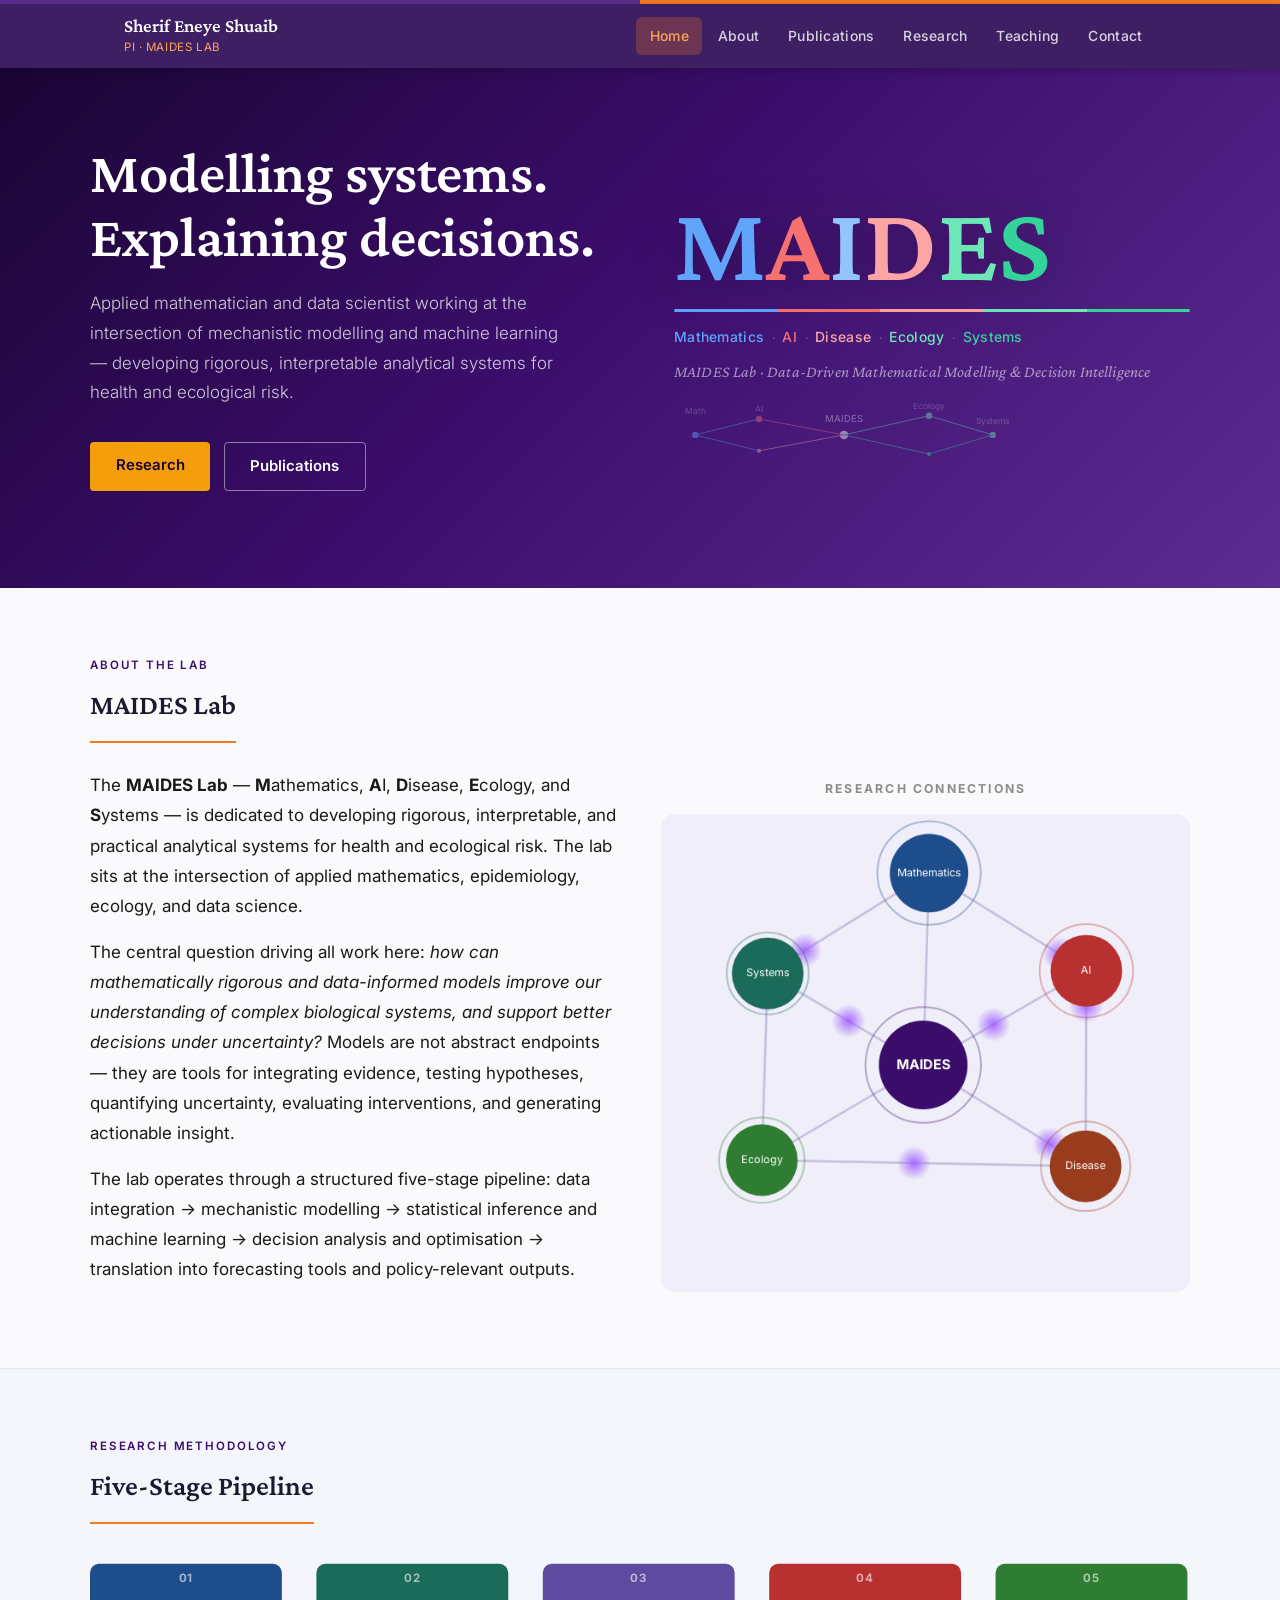
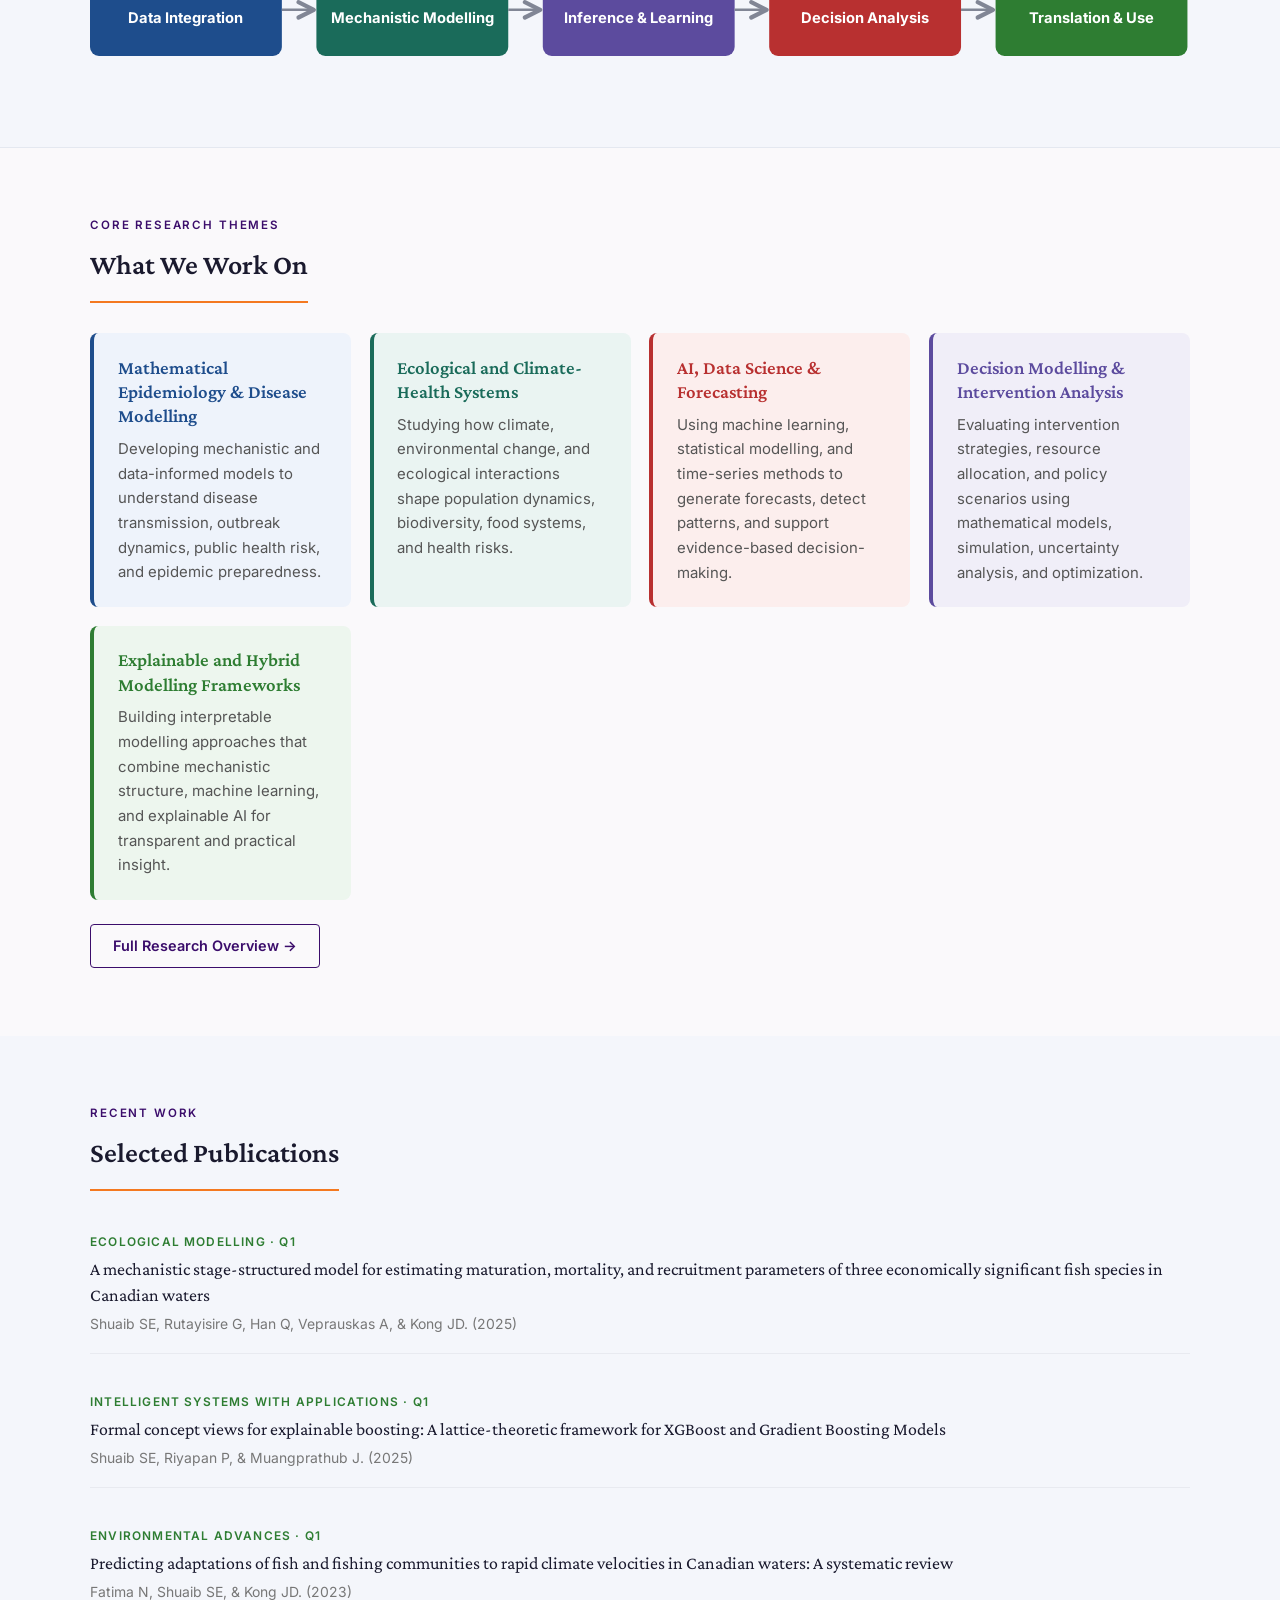
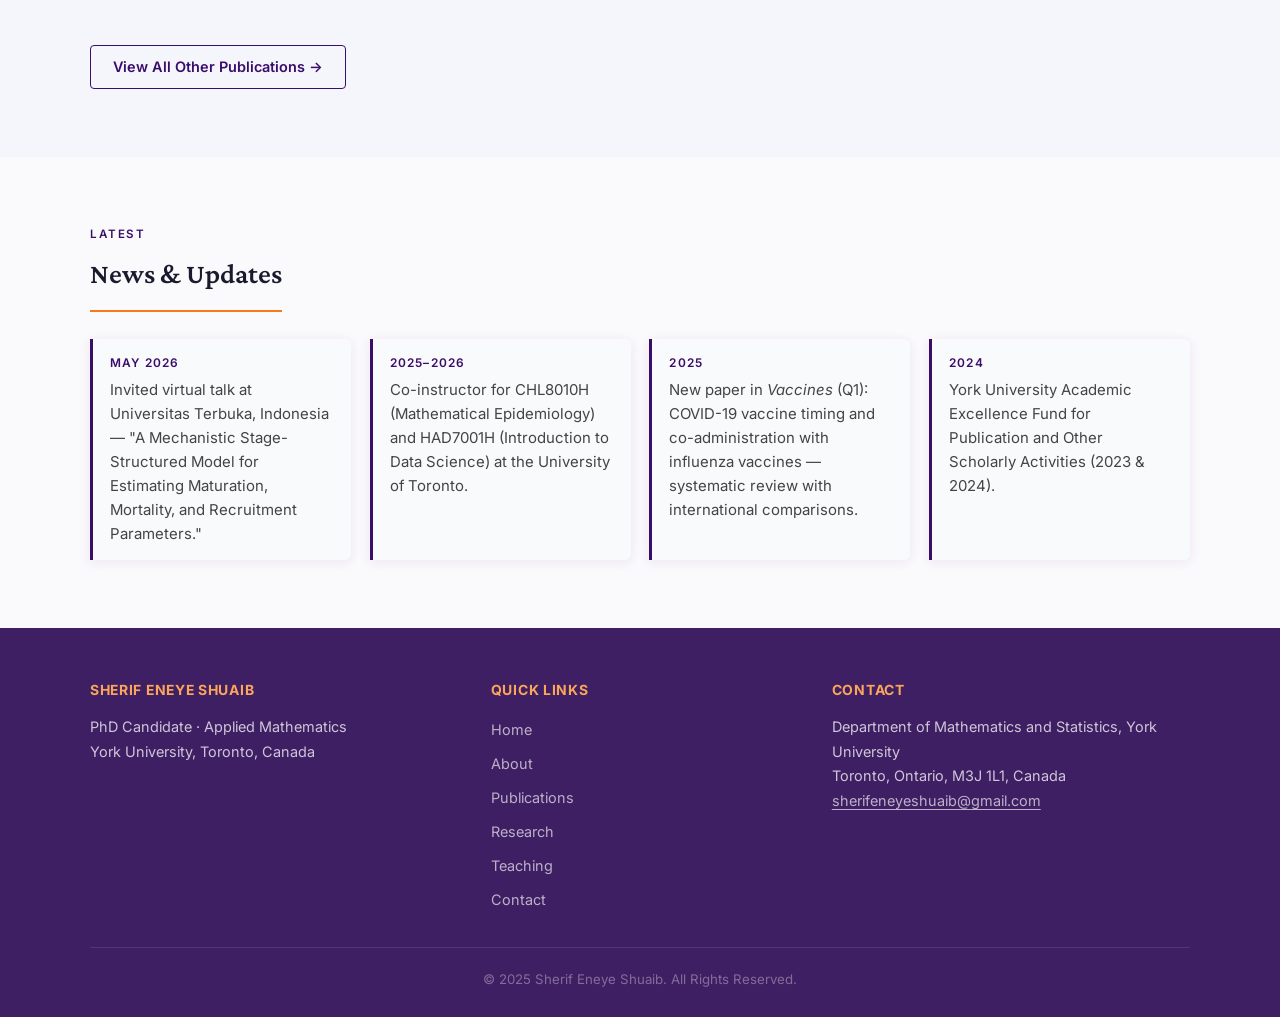
<file: index.html>
<!DOCTYPE html>
<html lang="en">
<head>
  <meta charset="UTF-8" />
  <meta name="viewport" content="width=device-width, initial-scale=1.0" />
  <meta name="description" content="MAIDES Lab — Mathematics, AI, Disease, Ecology, and Systems. Led by Sherif Eneye Shuaib." />
  <title>Sherif Eneye Shuaib — MAIDES Lab</title>

  <link rel="preconnect" href="https://fonts.googleapis.com">
  <link href="https://fonts.googleapis.com/css2?family=Crimson+Pro:ital,wght@0,300;0,400;0,600;1,400&family=Inter:wght@300;400;500;600&display=swap" rel="stylesheet">
  <link rel="stylesheet" href="style.css" />

  <style>
    /* ── BASE OVERRIDES for this page ── */
    *, *::before, *::after { box-sizing: border-box; }

    /* ── HERO ── */
    .hero {
      background: linear-gradient(135deg, #1a0533 0%, #3b0d6b 45%, #5c2d91 100%) !important;
      min-height: 520px;
      display: flex;
      align-items: center;
      padding: 4rem 2rem;
    }
    .hero-inner {
      max-width: 1100px;
      margin: 0 auto;
      display: grid;
      grid-template-columns: 1fr 1fr;
      gap: 4rem;
      align-items: center;
      width: 100%;
    }
    .hero-eyebrow {
      font-family: 'Inter', sans-serif !important;
      font-size: 0.72rem !important;
      font-weight: 600 !important;
      letter-spacing: 0.18em !important;
      text-transform: uppercase !important;
      color: #f59e0b !important;
      margin-bottom: 1.2rem !important;
    }
    .hero h1 {
      font-family: 'Crimson Pro', Georgia, serif !important;
      font-size: clamp(2.4rem, 4.5vw, 3.6rem) !important;
      font-weight: 600 !important;
      color: #ffffff !important;
      line-height: 1.12 !important;
      margin-bottom: 1.2rem !important;
    }
    .hero-desc {
      font-family: 'Inter', sans-serif !important;
      font-size: 1rem !important;
      color: rgba(255,255,255,0.78) !important;
      line-height: 1.75 !important;
      max-width: 480px !important;
      margin-bottom: 2rem !important;
      font-weight: 300 !important;
    }
    .hero-links { display: flex; gap: 0.8rem; flex-wrap: wrap; }
    .btn-hero-primary {
      font-family: 'Inter', sans-serif;
      font-size: 0.88rem;
      font-weight: 600;
      padding: 0.65rem 1.5rem;
      background: #f59e0b;
      color: #1a0533;
      border: none;
      border-radius: 4px;
      text-decoration: none;
      cursor: pointer;
      transition: background 0.15s;
    }
    .btn-hero-primary:hover { background: #fbbf24; }
    .btn-hero-outline {
      font-family: 'Inter', sans-serif;
      font-size: 0.88rem;
      font-weight: 600;
      padding: 0.65rem 1.5rem;
      background: transparent;
      color: #ffffff;
      border: 1.5px solid rgba(255,255,255,0.45);
      border-radius: 4px;
      text-decoration: none;
      cursor: pointer;
      transition: border-color 0.15s, color 0.15s;
    }
    .btn-hero-outline:hover { border-color: #fff; color: #fff; }

    /* ── MAIDES WORDMARK ── */
    .maides-wordmark {
      display: flex;
      align-items: baseline;
      gap: 0;
      line-height: 1;
      filter: drop-shadow(0 4px 24px rgba(0,0,0,0.3));
    }
    .maides-wordmark .letter {
      font-family: 'Crimson Pro', Georgia, serif;
      font-size: clamp(72px, 9vw, 108px);
      font-weight: 600;
      line-height: 1;
      position: relative;
      display: inline-block;
    }
    .maides-wordmark .letter::after {
      content: attr(data-letter);
      position: absolute;
      inset: 0;
      background-size: 22px 22px;
      background-position: center;
      -webkit-background-clip: text;
      background-clip: text;
      color: transparent;
      opacity: 0.35;
    }
    .ltr-M { color: #60a5fa; }
    .ltr-A { color: #f87171; }
    .ltr-I { color: #93c5fd; }
    .ltr-D { color: #fca5a5; }
    .ltr-E { color: #6ee7b7; }
    .ltr-S { color: #34d399; }
    .ltr-M {
      background: repeating-linear-gradient(45deg, transparent, transparent 6px, rgba(255,255,255,0.06) 6px, rgba(255,255,255,0.06) 7px);
      -webkit-background-clip: text;
      background-clip: text;
    }

    .wordmark-wrap {
      display: flex;
      flex-direction: column;
      align-items: flex-start;
      gap: 0;
    }
    .wordmark-sub {
      margin-top: 1rem;
      display: flex;
      gap: 0;
      align-items: center;
    }
    .wordmark-sub-word {
      font-family: 'Inter', sans-serif;
      font-size: 0.82rem;
      font-weight: 500;
      letter-spacing: 0.02em;
      padding: 0;
    }
    .wordmark-sub-sep {
      font-size: 0.7rem;
      color: rgba(255,255,255,0.3);
      margin: 0 0.45rem;
    }
    .wordmark-tagline {
      margin-top: 0.6rem;
      font-family: 'Crimson Pro', Georgia, serif;
      font-size: 0.95rem;
      font-style: italic;
      color: rgba(255,255,255,0.55);
      letter-spacing: 0.01em;
    }

    .wordmark-bar {
      display: flex;
      height: 3px;
      width: 100%;
      margin-top: 0.7rem;
      border-radius: 2px;
      overflow: hidden;
    }
    .wordmark-bar span { flex: 1; }
    .bar-blue   { background: #60a5fa; }
    .bar-red    { background: #f87171; }
    .bar-lred   { background: #fca5a5; }
    .bar-teal   { background: #6ee7b7; }
    .bar-green  { background: #34d399; }

    /* ── ABOUT SECTION ── */
    .about-strip {
      display: grid;
      grid-template-columns: 1fr 1fr;
      gap: 2.5rem;
      align-items: center;
    }
    @media (max-width: 860px) {
      .about-strip { grid-template-columns: 1fr; }
    }
    .about-text p { margin-bottom: 0.9rem; line-height: 1.78; }

    .about-stats {
      display: flex;
      justify-content: center;
      align-items: flex-start;
    }

    .research-net-wrap {
      width: 100%;
      max-width: 620px;
    }

    .research-net-title {
      display: block;
      text-align: center;
      font-family: Inter, sans-serif;
      font-size: 0.72rem;
      font-weight: 700;
      letter-spacing: 0.18em;
      text-transform: uppercase;
      color: #8c8c8c;
      margin-bottom: 0.9rem;
    }

    #researchNet {
      border-radius: 14px;
      background: #f0eef8;
      display: block;
      width: 100%;
      height: auto;
    }

    /* ── PIPELINE ── */
    .pipeline-section {
      background: #f4f6fb;
      border-top: 1px solid #e4e8f0;
      border-bottom: 1px solid #e4e8f0;
    }

    /* ── THEME CARDS ── */
    .theme-grid {
      display: grid;
      grid-template-columns: repeat(auto-fit, minmax(240px, 1fr));
      gap: 1.1rem;
      margin-top: 1.6rem;
    }
    .theme-card {
      border-radius: 8px;
      padding: 1.3rem 1.4rem;
      border-left: 4px solid transparent;
    }
    .theme-card h3 {
      font-family: 'Crimson Pro', Georgia, serif;
      font-size: 1.1rem;
      font-weight: 600;
      margin-bottom: 0.5rem;
      line-height: 1.3;
    }
    .theme-card p { font-size: 0.88rem; line-height: 1.65; color: #555; margin: 0; }
    .tc-blue   { background: #eef3fb; border-left-color: #1e4d8c; }
    .tc-blue   h3 { color: #1e4d8c; }
    .tc-teal   { background: #eaf4f2; border-left-color: #1a6b5a; }
    .tc-teal   h3 { color: #1a6b5a; }
    .tc-red    { background: #fceeed; border-left-color: #b83030; }
    .tc-red    h3 { color: #b83030; }
    .tc-purple { background: #f0eef8; border-left-color: #5c4b9e; }
    .tc-purple h3 { color: #5c4b9e; }
    .tc-green  { background: #edf6ee; border-left-color: #2e7d32; }
    .tc-green  h3 { color: #2e7d32; }

    /* ── PUBLICATIONS ── */
    .bg-subtle { background: #f4f6fb; }
    .pub-list { list-style: none; padding: 0; margin: 0; }
    .pub-item { padding: 1rem 0; border-bottom: 1px solid #e8eaf0; }
    .pub-item:last-child { border-bottom: none; }
    .pub-journal {
      display: block;
      font-size: 0.7rem;
      font-weight: 600;
      letter-spacing: 0.1em;
      text-transform: uppercase;
      color: #2e7d32;
      margin-bottom: 0.3rem;
    }
    .pub-title {
      font-family: 'Crimson Pro', Georgia, serif;
      font-size: 1.05rem;
      color: #1a1a2e;
      margin: 0 0 0.25rem;
      line-height: 1.45;
    }
    .pub-authors { font-size: 0.82rem; color: #777; margin: 0; }

    /* ── NEWS ── */
    .news-grid {
      display: grid;
      grid-template-columns: repeat(auto-fit, minmax(220px, 1fr));
      gap: 1.1rem;
      margin-top: 1.4rem;
    }
    .news-item {
      border-left: 3px solid #3b0d6b;
      padding: 0.8rem 1rem;
      background: #f9fafb;
      border-radius: 0 6px 6px 0;
    }
    .news-date {
      display: block;
      font-size: 0.7rem;
      font-weight: 600;
      letter-spacing: 0.1em;
      text-transform: uppercase;
      color: #3b0d6b;
      margin-bottom: 0.4rem;
    }
    .news-item p { font-size: 0.88rem; line-height: 1.6; color: #444; margin: 0; }

    .section-title {
      font-family: 'Crimson Pro', Georgia, serif;
      font-size: 1.65rem;
      font-weight: 600;
      color: #1a1a2e;
      margin-bottom: 0.2rem;
    }
    .section-eyebrow {
      font-size: 0.68rem;
      font-weight: 600;
      letter-spacing: 0.16em;
      text-transform: uppercase;
      color: #3b0d6b;
      margin-bottom: 0.4rem;
      display: block;
    }

    .btn-outline-dark {
      display: inline-block;
      margin-top: 1.4rem;
      font-family: 'Inter', sans-serif;
      font-size: 0.85rem;
      font-weight: 600;
      padding: 0.55rem 1.3rem;
      border: 1.5px solid #3b0d6b;
      color: #3b0d6b;
      border-radius: 4px;
      text-decoration: none;
      transition: background 0.14s, color 0.14s;
    }
    .btn-outline-dark:hover { background: #3b0d6b; color: #fff; }

    @media (max-width: 740px) {
      .hero-inner { grid-template-columns: 1fr; gap: 2.5rem; }
      .about-strip { grid-template-columns: 1fr; }
      .maides-wordmark .letter { font-size: 60px; }
    }
  </style>
</head>
<body>

  <div class="wu-stripe"></div>

  <header class="site-header">
    <div class="nav-inner">
      <a href="index.html" class="site-logo">
        <span class="logo-name">Sherif Eneye Shuaib</span>
        <span class="logo-sub">PI · MAIDES LAB</span>
      </a>
      <nav>
        <ul>
          <li><a href="index.html" class="active">Home</a></li>
          <li><a href="about.html">About</a></li>
          <li><a href="publications.html">Publications</a></li>
          <li><a href="research.html">Research</a></li>
          <li><a href="teaching.html">Teaching</a></li>
          <li><a href="contact.html">Contact</a></li>
        </ul>
      </nav>
    </div>
  </header>

  <!-- ══ HERO ══ -->
  <section class="hero">
    <div class="hero-inner">

      <!-- Left: text -->
      <div class="hero-text">
        <h1>Modelling systems.<br>Explaining decisions.</h1>
        <p class="hero-desc">
          Applied mathematician and data scientist working at the intersection of mechanistic modelling and machine learning — developing rigorous, interpretable analytical systems for health and ecological risk.
        </p>
        <div class="hero-links">
          <a href="research.html" class="btn-hero-primary">Research</a>
          <a href="publications.html" class="btn-hero-outline">Publications</a>
        </div>
      </div>

      <!-- Right: MAIDES wordmark -->
      <div class="wordmark-wrap">
        <div class="maides-wordmark">
          <span class="letter ltr-M">M</span>
          <span class="letter ltr-A">A</span>
          <span class="letter ltr-I">I</span>
          <span class="letter ltr-D">D</span>
          <span class="letter ltr-E">E</span>
          <span class="letter ltr-S">S</span>
        </div>

        <div class="wordmark-bar" style="width:100%;">
          <span class="bar-blue"></span>
          <span class="bar-red"></span>
          <span class="bar-lred"></span>
          <span class="bar-teal"></span>
          <span class="bar-green"></span>
        </div>

        <div class="wordmark-sub" style="flex-wrap:wrap; row-gap:0.2rem; margin-top:0.8rem;">
          <span class="wordmark-sub-word" style="color:#60a5fa;">Mathematics</span>
          <span class="wordmark-sub-sep">·</span>
          <span class="wordmark-sub-word" style="color:#f87171;">AI</span>
          <span class="wordmark-sub-sep">·</span>
          <span class="wordmark-sub-word" style="color:#fca5a5;">Disease</span>
          <span class="wordmark-sub-sep">·</span>
          <span class="wordmark-sub-word" style="color:#6ee7b7;">Ecology</span>
          <span class="wordmark-sub-sep">·</span>
          <span class="wordmark-sub-word" style="color:#34d399;">Systems</span>
        </div>

        <p class="wordmark-tagline">MAIDES Lab · Data-Driven Mathematical Modelling &amp; Decision Intelligence</p>

        <svg width="100%" viewBox="0 0 320 60" xmlns="http://www.w3.org/2000/svg"
             style="margin-top:1rem; opacity:0.45; max-width:340px;">
          <circle cx="20"  cy="30" r="3" fill="#60a5fa"/>
          <circle cx="80"  cy="15" r="3" fill="#f87171"/>
          <circle cx="80"  cy="45" r="2" fill="#fca5a5"/>
          <circle cx="160" cy="30" r="4" fill="#ffffff"/>
          <circle cx="240" cy="12" r="3" fill="#6ee7b7"/>
          <circle cx="240" cy="48" r="2" fill="#34d399"/>
          <circle cx="300" cy="30" r="3" fill="#6ee7b7"/>

          <line x1="20"  y1="30" x2="80"  y2="15" stroke="#60a5fa" stroke-width="0.8"/>
          <line x1="20"  y1="30" x2="80"  y2="45" stroke="#60a5fa" stroke-width="0.8"/>
          <line x1="80"  y1="15" x2="160" y2="30" stroke="#f87171" stroke-width="0.8"/>
          <line x1="80"  y1="45" x2="160" y2="30" stroke="#fca5a5" stroke-width="0.8"/>
          <line x1="160" y1="30" x2="240" y2="12" stroke="#6ee7b7" stroke-width="0.8"/>
          <line x1="160" y1="30" x2="240" y2="48" stroke="#34d399" stroke-width="0.8"/>
          <line x1="240" y1="12" x2="300" y2="30" stroke="#6ee7b7" stroke-width="0.8"/>
          <line x1="240" y1="48" x2="300" y2="30" stroke="#34d399" stroke-width="0.8"/>

          <text x="20"  y="10" font-family="Inter,sans-serif" font-size="8" fill="rgba(255,255,255,0.5)" text-anchor="middle">Math</text>
          <text x="80"  y="8"  font-family="Inter,sans-serif" font-size="8" fill="rgba(255,255,255,0.5)" text-anchor="middle">AI</text>
          <text x="160" y="18" font-family="Inter,sans-serif" font-size="9" fill="rgba(255,255,255,0.7)" text-anchor="middle" font-weight="500">MAIDES</text>
          <text x="240" y="6"  font-family="Inter,sans-serif" font-size="8" fill="rgba(255,255,255,0.5)" text-anchor="middle">Ecology</text>
          <text x="300" y="20" font-family="Inter,sans-serif" font-size="8" fill="rgba(255,255,255,0.5)" text-anchor="middle">Systems</text>
        </svg>
      </div>
    </div>
  </section>

  <!-- ══ ABOUT ══ -->
  <section class="section">
    <div class="section-inner">
      <span class="section-eyebrow">About the Lab</span>
      <h2 class="section-title">MAIDES Lab</h2>

      <div class="about-strip" style="margin-top:1.4rem;">
        <div class="about-text">
          <p>
            The <strong>MAIDES Lab</strong> — <strong>M</strong>athematics, <strong>A</strong>I, <strong>D</strong>isease, <strong>E</strong>cology, and <strong>S</strong>ystems — is dedicated to developing rigorous, interpretable, and practical analytical systems for health and ecological risk. The lab sits at the intersection of applied mathematics, epidemiology, ecology, and data science.
          </p>
          <p>
            The central question driving all work here: <em>how can mathematically rigorous and data-informed models improve our understanding of complex biological systems, and support better decisions under uncertainty?</em> Models are not abstract endpoints — they are tools for integrating evidence, testing hypotheses, quantifying uncertainty, evaluating interventions, and generating actionable insight.
          </p>
          <p>
            The lab operates through a structured five-stage pipeline: data integration → mechanistic modelling → statistical inference and machine learning → decision analysis and optimisation → translation into forecasting tools and policy-relevant outputs.
          </p>
        </div>

        <div class="about-stats">
          <div class="research-net-wrap">
            <span class="research-net-title">Research Connections</span>
            <canvas id="researchNet" width="620" height="560"></canvas>
          </div>
        </div>
      </div>
    </div>
  </section>

  <script>
  (function(){
    const canvas = document.getElementById('researchNet');
    const ctx = canvas.getContext('2d');
    const W = canvas.width, H = canvas.height;
    const CX = W / 2, CY = H / 2 + 10;

    const nodes = [
      { label:'MAIDES',      x:CX,      y:CY,       r:52, color:'#3b0d6b', pulse:0   },
      { label:'Mathematics', x:CX,      y:70,       r:46, color:'#1e4d8c', pulse:0.4 },
      { label:'AI',          x:CX+190,  y:CY-105,   r:42, color:'#b83030', pulse:0.8 },
      { label:'Disease',     x:CX+185,  y:CY+120,   r:42, color:'#993c1d', pulse:1.2 },
      { label:'Ecology',     x:CX-190,  y:CY+115,   r:42, color:'#2e7d32', pulse:1.6 },
      { label:'Systems',     x:CX-185,  y:CY-105,   r:42, color:'#1a6b5a', pulse:2.0 },
    ];

    const edges = [
      [0,1],[0,2],[0,3],[0,4],[0,5],
      [1,2],[2,3],[3,4],[4,5],[5,1]
    ];

    const floats = nodes.map((n,i)=>({
      ox:n.x, oy:n.y,
      ax:(Math.random()-.5)*14,
      ay:(Math.random()-.5)*14,
      sx:.35+Math.random()*.35,
      sy:.35+Math.random()*.35,
      px:Math.random()*Math.PI*2,
      py:Math.random()*Math.PI*2,
    }));

    let t = 0, pt = 0;

    function draw(){
      ctx.clearRect(0,0,W,H);
      t += 0.012;
      pt += 0.02;

      nodes.forEach((n,i)=>{
        const f = floats[i];
        n.x = f.ox + Math.sin(t*f.sx + f.px) * f.ax;
        n.y = f.oy + Math.cos(t*f.sy + f.py) * f.ay;
      });

      edges.forEach(([a,b],ei)=>{
        const na = nodes[a], nb = nodes[b];

        ctx.beginPath();
        ctx.moveTo(na.x, na.y);
        ctx.lineTo(nb.x, nb.y);
        ctx.strokeStyle = 'rgba(90,70,150,0.28)';
        ctx.lineWidth = 2.6;
        ctx.stroke();

        const prog = ((pt + ei * 0.35) % 1);
        const px = na.x + (nb.x - na.x) * prog;
        const py = na.y + (nb.y - na.y) * prog;

        const g = ctx.createRadialGradient(px, py, 0, px, py, 20);
        g.addColorStop(0, 'rgba(160,100,255,0.95)');
        g.addColorStop(1, 'rgba(160,100,255,0)');

        ctx.beginPath();
        ctx.arc(px, py, 20, 0, Math.PI * 2);
        ctx.fillStyle = g;
        ctx.fill();
      });

      nodes.forEach((n,i)=>{
        const rr = n.r + 10 + Math.sin(t*1.5 + n.pulse) * 6;

        ctx.beginPath();
        ctx.arc(n.x, n.y, rr, 0, Math.PI * 2);
        ctx.strokeStyle = n.color + '55';
        ctx.lineWidth = 2;
        ctx.stroke();

        ctx.beginPath();
        ctx.arc(n.x, n.y, n.r, 0, Math.PI * 2);
        ctx.fillStyle = n.color;
        ctx.fill();

        ctx.fillStyle = '#fff';
        ctx.font = (i===0 ? 'bold 16px' : '12.5px') + ' Inter,sans-serif';
        ctx.textAlign = 'center';
        ctx.textBaseline = 'middle';

        const words = n.label.split(' ');
        if(words.length === 1){
          ctx.fillText(n.label, n.x, n.y);
        } else {
          ctx.fillText(words[0], n.x, n.y - 8);
          ctx.fillText(words.slice(1).join(' '), n.x, n.y + 8);
        }
      });

      requestAnimationFrame(draw);
    }

    draw();
  })();
  </script>

<!-- ══ PIPELINE ══ -->
<section class="section pipeline-section">
  <div class="section-inner">
    <span class="section-eyebrow">Research methodology</span>
    <h2 class="section-title">Five-Stage Pipeline</h2>

    <svg width="100%" viewBox="0 0 860 100" role="img" xmlns="http://www.w3.org/2000/svg"
         style="display:block; margin-top:1.4rem;">
      <title>MAIDES five-stage research pipeline</title>

      <defs>
        <marker id="parr" viewBox="0 0 12 12" refX="10" refY="6"
                markerWidth="9" markerHeight="9" orient="auto">
          <path d="M2 2L10 6L2 10"
                fill="none"
                stroke="#7b8190"
                stroke-width="2.2"
                stroke-linecap="round"
                stroke-linejoin="round"/>
        </marker>
      </defs>

      <!-- Boxes -->
      <rect x="0"   y="10" width="150" height="72" rx="7" fill="#1e4d8c"/>
      <rect x="177" y="10" width="150" height="72" rx="7" fill="#1a6b5a"/>
      <rect x="354" y="10" width="150" height="72" rx="7" fill="#5c4b9e"/>
      <rect x="531" y="10" width="150" height="72" rx="7" fill="#b83030"/>
      <rect x="708" y="10" width="150" height="72" rx="7" fill="#2e7d32"/>

      <!-- Numbers -->
      <text x="75"  y="24" text-anchor="middle" font-family="Inter,sans-serif" font-size="9" fill="rgba(255,255,255,0.60)" font-weight="700" letter-spacing="0.08em">01</text>
      <text x="252" y="24" text-anchor="middle" font-family="Inter,sans-serif" font-size="9" fill="rgba(255,255,255,0.60)" font-weight="700" letter-spacing="0.08em">02</text>
      <text x="429" y="24" text-anchor="middle" font-family="Inter,sans-serif" font-size="9" fill="rgba(255,255,255,0.60)" font-weight="700" letter-spacing="0.08em">03</text>
      <text x="606" y="24" text-anchor="middle" font-family="Inter,sans-serif" font-size="9" fill="rgba(255,255,255,0.60)" font-weight="700" letter-spacing="0.08em">04</text>
      <text x="783" y="24" text-anchor="middle" font-family="Inter,sans-serif" font-size="9" fill="rgba(255,255,255,0.60)" font-weight="700" letter-spacing="0.08em">05</text>

      <!-- One-line labels -->
      <text x="75"  y="52" text-anchor="middle" font-family="Inter,sans-serif" font-size="11.5" fill="#fff" font-weight="700" dominant-baseline="central">Data Integration</text>
      <text x="252" y="52" text-anchor="middle" font-family="Inter,sans-serif" font-size="11.5" fill="#fff" font-weight="700" dominant-baseline="central">Mechanistic Modelling</text>
      <text x="429" y="52" text-anchor="middle" font-family="Inter,sans-serif" font-size="11.5" fill="#fff" font-weight="700" dominant-baseline="central">Inference &amp; Learning</text>
      <text x="606" y="52" text-anchor="middle" font-family="Inter,sans-serif" font-size="11.5" fill="#fff" font-weight="700" dominant-baseline="central">Decision Analysis</text>
      <text x="783" y="52" text-anchor="middle" font-family="Inter,sans-serif" font-size="11.5" fill="#fff" font-weight="700" dominant-baseline="central">Translation &amp; Use</text>

      <!-- Clear arrows -->
      <line x1="150" y1="46" x2="175" y2="46" stroke="#7b8190" stroke-width="2" marker-end="url(#parr)" opacity="0.95"/>
      <line x1="327" y1="46" x2="352" y2="46" stroke="#7b8190" stroke-width="2" marker-end="url(#parr)" opacity="0.95"/>
      <line x1="504" y1="46" x2="529" y2="46" stroke="#7b8190" stroke-width="2" marker-end="url(#parr)" opacity="0.95"/>
      <line x1="681" y1="46" x2="706" y2="46" stroke="#7b8190" stroke-width="2" marker-end="url(#parr)" opacity="0.95"/>
    </svg>
  </div>
</section>
  
<!-- ══ RESEARCH THEMES ══ -->
<section class="section">
  <div class="section-inner">
    <span class="section-eyebrow">Core research themes</span>
    <h2 class="section-title">What We Work On</h2>

    <div class="theme-grid">

      <div class="theme-card tc-blue">
        <h3>Mathematical Epidemiology &amp; Disease Modelling</h3>
        <p>
          Developing mechanistic and data-informed models to understand disease transmission,
          outbreak dynamics, public health risk, and epidemic preparedness.
        </p>
      </div>

      <div class="theme-card tc-teal">
        <h3>Ecological and Climate-Health Systems</h3>
        <p>
          Studying how climate, environmental change, and ecological interactions shape
          population dynamics, biodiversity, food systems, and health risks.
        </p>
      </div>

      <div class="theme-card tc-red">
        <h3>AI, Data Science &amp; Forecasting</h3>
        <p>
          Using machine learning, statistical modelling, and time-series methods to generate
          forecasts, detect patterns, and support evidence-based decision-making.
        </p>
      </div>

      <div class="theme-card tc-purple">
        <h3>Decision Modelling &amp; Intervention Analysis</h3>
        <p>
          Evaluating intervention strategies, resource allocation, and policy scenarios using
          mathematical models, simulation, uncertainty analysis, and optimization.
        </p>
      </div>

      <div class="theme-card tc-green">
        <h3>Explainable and Hybrid Modelling Frameworks</h3>
        <p>
          Building interpretable modelling approaches that combine mechanistic structure,
          machine learning, and explainable AI for transparent and practical insight.
        </p>
      </div>

    </div>

    <a href="research.html" class="btn-outline-dark">Full Research Overview →</a>
  </div>
</section>

  <!-- ══ PUBLICATIONS ══ -->
  <section class="section bg-subtle">
    <div class="section-inner">
      <span class="section-eyebrow">Recent work</span>
      <h2 class="section-title">Selected Publications</h2>
      <ul class="pub-list" style="margin-top:1.2rem;">
        <li class="pub-item">
          <span class="pub-journal">Ecological Modelling · Q1</span>
          <p class="pub-title">A mechanistic stage-structured model for estimating maturation, mortality, and recruitment parameters of three economically significant fish species in Canadian waters</p>
          <p class="pub-authors">Shuaib SE, Rutayisire G, Han Q, Veprauskas A, &amp; Kong JD. (2025)</p>
        </li>
        <li class="pub-item">
          <span class="pub-journal">Intelligent Systems with Applications · Q1</span>
          <p class="pub-title">Formal concept views for explainable boosting: A lattice-theoretic framework for XGBoost and Gradient Boosting Models</p>
          <p class="pub-authors">Shuaib SE, Riyapan P, &amp; Muangprathub J. (2025)</p>
        </li>
        <li class="pub-item">
          <span class="pub-journal">Environmental Advances · Q1</span>
          <p class="pub-title">Predicting adaptations of fish and fishing communities to rapid climate velocities in Canadian waters: A systematic review</p>
          <p class="pub-authors">Fatima N, Shuaib SE, &amp; Kong JD. (2023)</p>
        </li>
      </ul>
      <a href="publications.html" class="btn-outline-dark">View All Other Publications →</a>
    </div>
  </section>

  <!-- ══ NEWS ══ -->
  <section class="section">
    <div class="section-inner">
      <span class="section-eyebrow">Latest</span>
      <h2 class="section-title">News &amp; Updates</h2>
      <div class="news-grid">
        <div class="news-item">
          <span class="news-date">May 2026</span>
          <p>Invited virtual talk at Universitas Terbuka, Indonesia — "A Mechanistic Stage-Structured Model for Estimating Maturation, Mortality, and Recruitment Parameters."</p>
        </div>
        <div class="news-item">
          <span class="news-date">2025–2026</span>
          <p>Co-instructor for CHL8010H (Mathematical Epidemiology) and HAD7001H (Introduction to Data Science) at the University of Toronto.</p>
        </div>
        <div class="news-item">
          <span class="news-date">2025</span>
          <p>New paper in <em>Vaccines</em> (Q1): COVID-19 vaccine timing and co-administration with influenza vaccines — systematic review with international comparisons.</p>
        </div>
        <div class="news-item">
          <span class="news-date">2024</span>
          <p>York University Academic Excellence Fund for Publication and Other Scholarly Activities (2023 &amp; 2024).</p>
        </div>
      </div>
    </div>
  </section>

  <footer class="site-footer">
    <div class="footer-inner">
      <div class="footer-col">
        <strong>Sherif Eneye Shuaib</strong>
        <p>PhD Candidate · Applied Mathematics<br>York University, Toronto, Canada</p>
      </div>
      <div class="footer-col">
        <strong>Quick Links</strong>
        <ul>
          <li><a href="index.html">Home</a></li>
          <li><a href="about.html">About</a></li>
          <li><a href="publications.html">Publications</a></li>
          <li><a href="research.html">Research</a></li>
          <li><a href="teaching.html">Teaching</a></li>
          <li><a href="contact.html">Contact</a></li>
        </ul>
      </div>
      <div class="footer-col">
        <strong>Contact</strong>
        <p>Department of Mathematics and Statistics, York University<br>Toronto, Ontario, M3J 1L1, Canada</p>
        <p><a href="mailto:sherifeneyeshuaib@gmail.com" style="color:rgba(255,255,255,0.65);">sherifeneyeshuaib@gmail.com</a></p>
      </div>
    </div>
    <div class="footer-copy">© 2025 Sherif Eneye Shuaib. All Rights Reserved.</div>
  </footer>

</body>
</html>
</file>
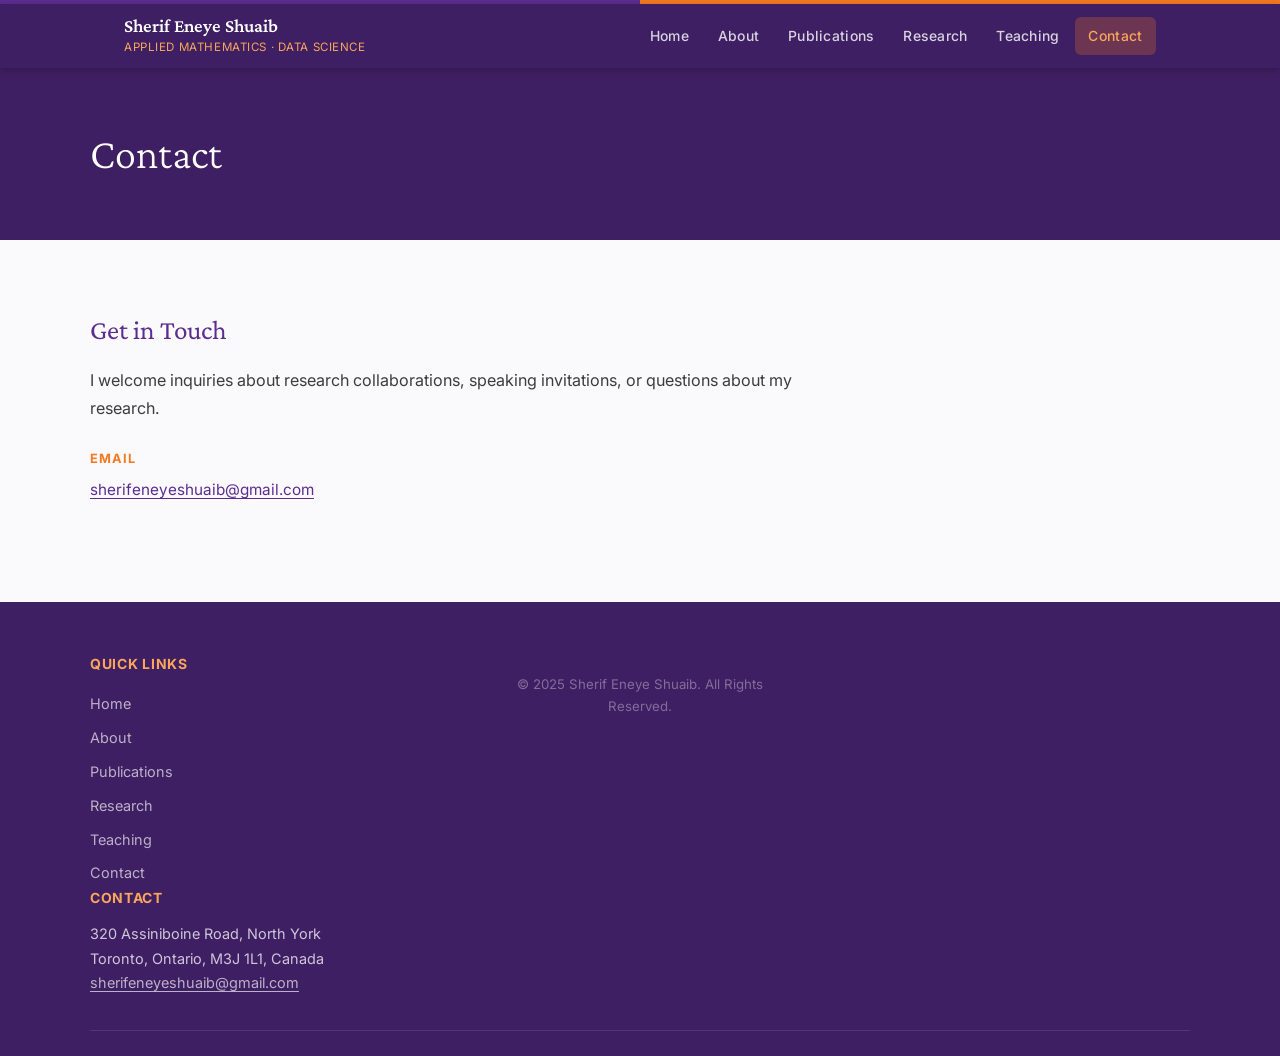
<file: contact.html>
<!DOCTYPE html>
<html lang="en">
<head>
  <meta charset="UTF-8" />
  <meta name="viewport" content="width=device-width, initial-scale=1.0" />
  <title>Contact — Sherif Eneye Shuaib</title>
  <link rel="preconnect" href="https://fonts.googleapis.com">
  <link href="https://fonts.googleapis.com/css2?family=Crimson+Pro:ital,wght@0,300;0,400;0,600;1,400&family=Inter:wght@400;500;600&display=swap" rel="stylesheet">
  <link rel="stylesheet" href="style.css" />
</head>
<body>

  <div class="wu-stripe"></div>

  <header class="site-header">
    <div class="nav-inner">
      <a href="index.html" class="site-logo">
        <span class="logo-name">Sherif Eneye Shuaib</span>
        <span class="logo-sub">Applied Mathematics · Data Science</span>
      </a>
      <nav>
        <ul>
          <li><a href="index.html">Home</a></li>
          <li><a href="about.html">About</a></li>
          <li><a href="publications.html">Publications</a></li>
          <li><a href="research.html">Research</a></li>
          <li><a href="teaching.html">Teaching</a></li>
          <li><a href="contact.html" class="active">Contact</a></li>
        </ul>
      </nav>
    </div>
  </header>

  <section class="page-hero">
    <div class="section-inner">
      <h1>Contact</h1>
    </div>
  </section>

  <section class="section">
    <div class="section-inner contact-layout">

      <div class="contact-main">
        <h2>Get in Touch</h2>
        <p>I welcome inquiries about research collaborations, speaking invitations, or questions about my research.</p>

        <div class="contact-block">
          <h3>Email</h3>
          <p><a href="mailto:sherifeneyeshuaib@gmail.com">sherifeneyeshuaib@gmail.com</a></p>
        </div>
  </section>

  <footer class="site-footer">
    <div class="footer-inner">
      <div class="footer-col">
      <div class="footer-col">
        <strong>Quick Links</strong>
        <ul>
          <li><a href="index.html">Home</a></li>
          <li><a href="about.html">About</a></li>
          <li><a href="publications.html">Publications</a></li>
          <li><a href="research.html">Research</a></li>
          <li><a href="teaching.html">Teaching</a></li>
          <li><a href="contact.html">Contact</a></li>
        </ul>
      </div>
      <div class="footer-col">
        <strong>Contact</strong>
        <p>320 Assiniboine Road, North York<br>Toronto, Ontario, M3J 1L1, Canada</p>
        <p><a href="mailto:sherifeneyeshuaib@gmail.com" style="color:rgba(255,255,255,0.65);">sherifeneyeshuaib@gmail.com</a></p>
      </div>
    </div>
    <div class="footer-copy">© 2025 Sherif Eneye Shuaib. All Rights Reserved.</div>
  </footer>

</body>
</html>
</file>
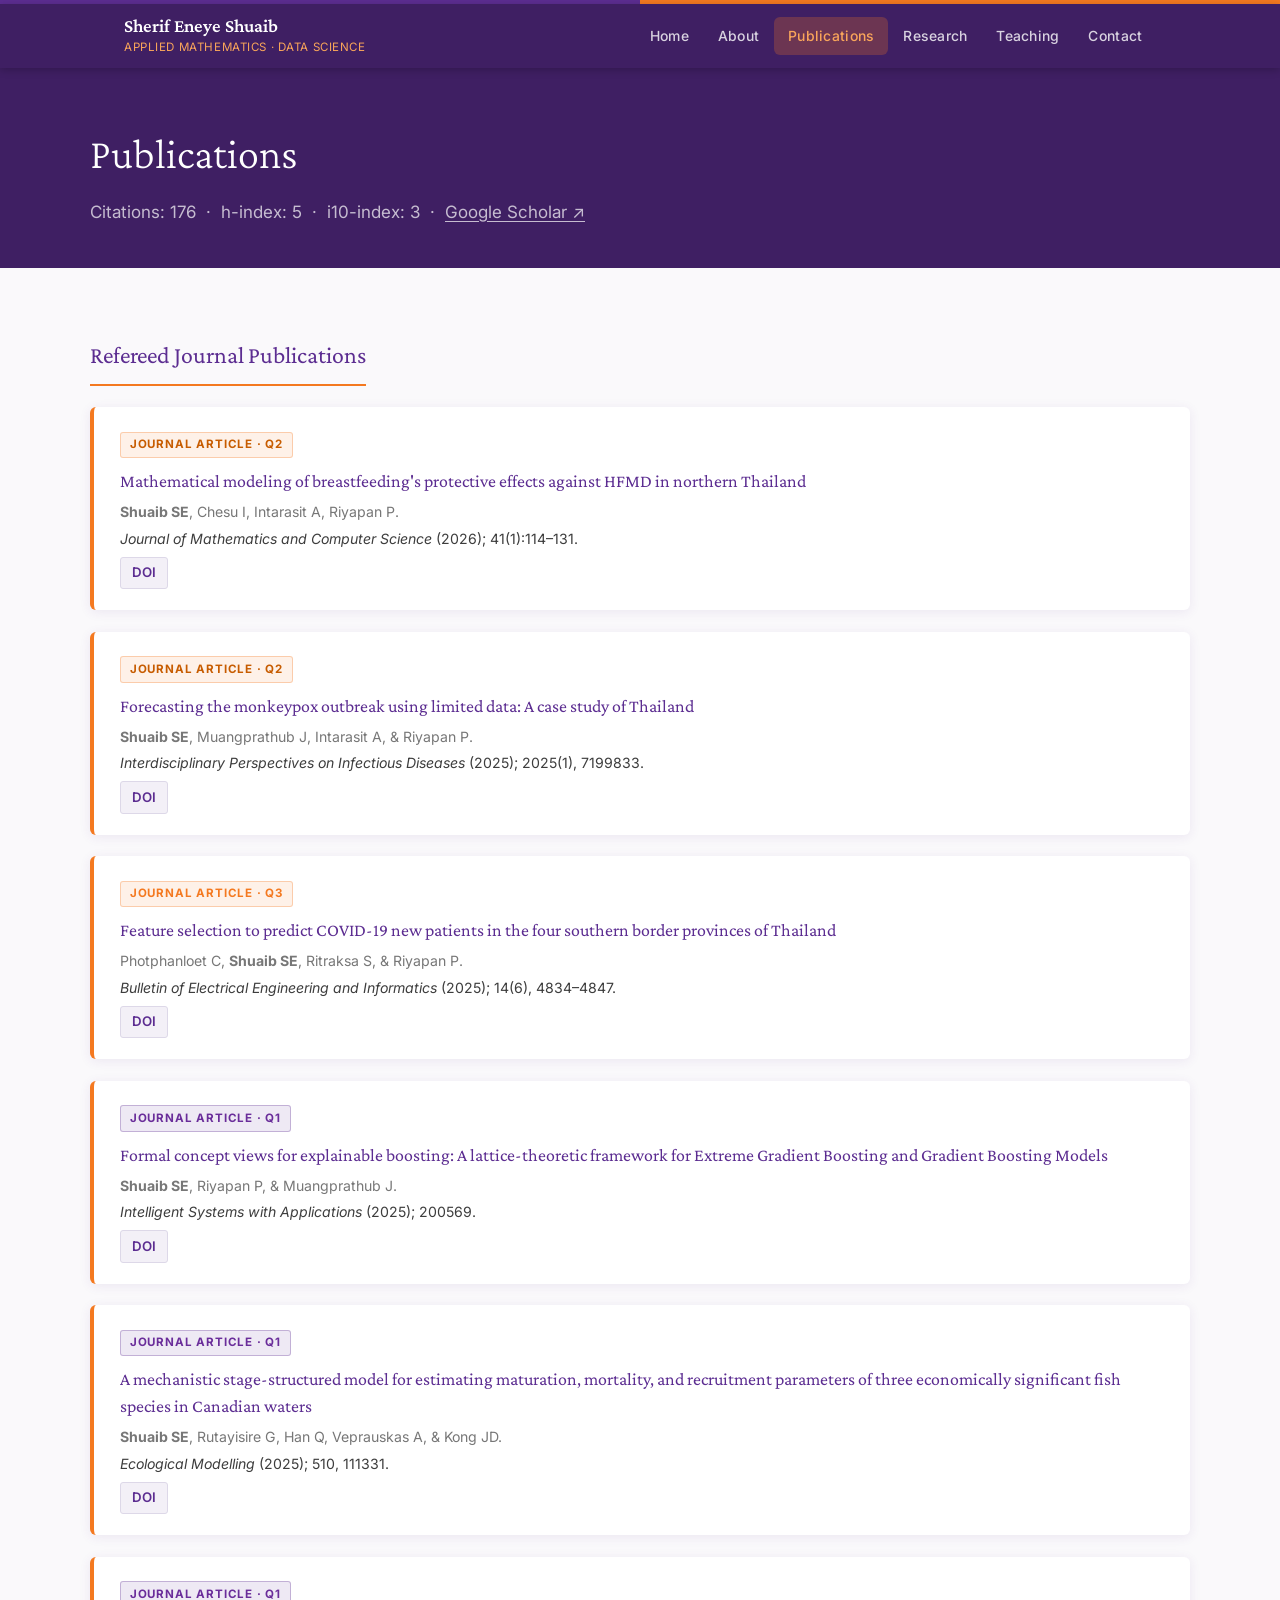
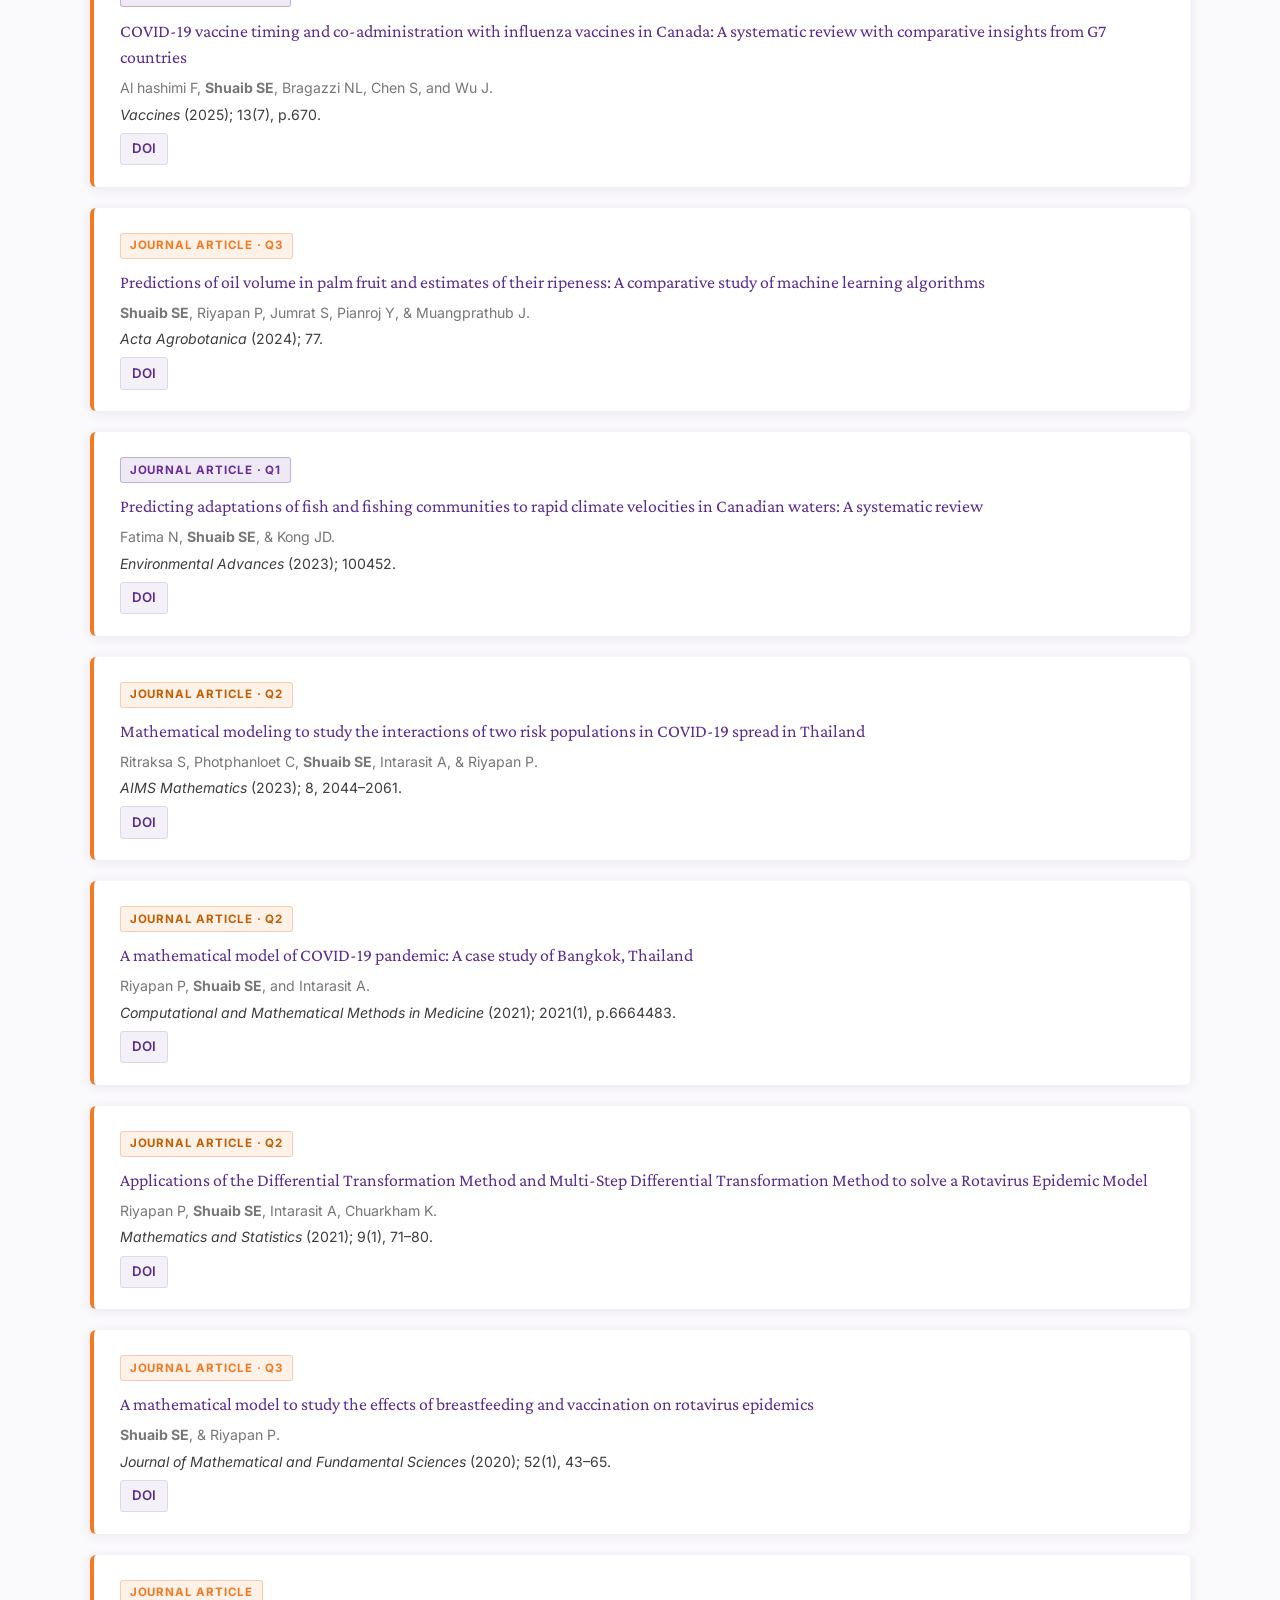
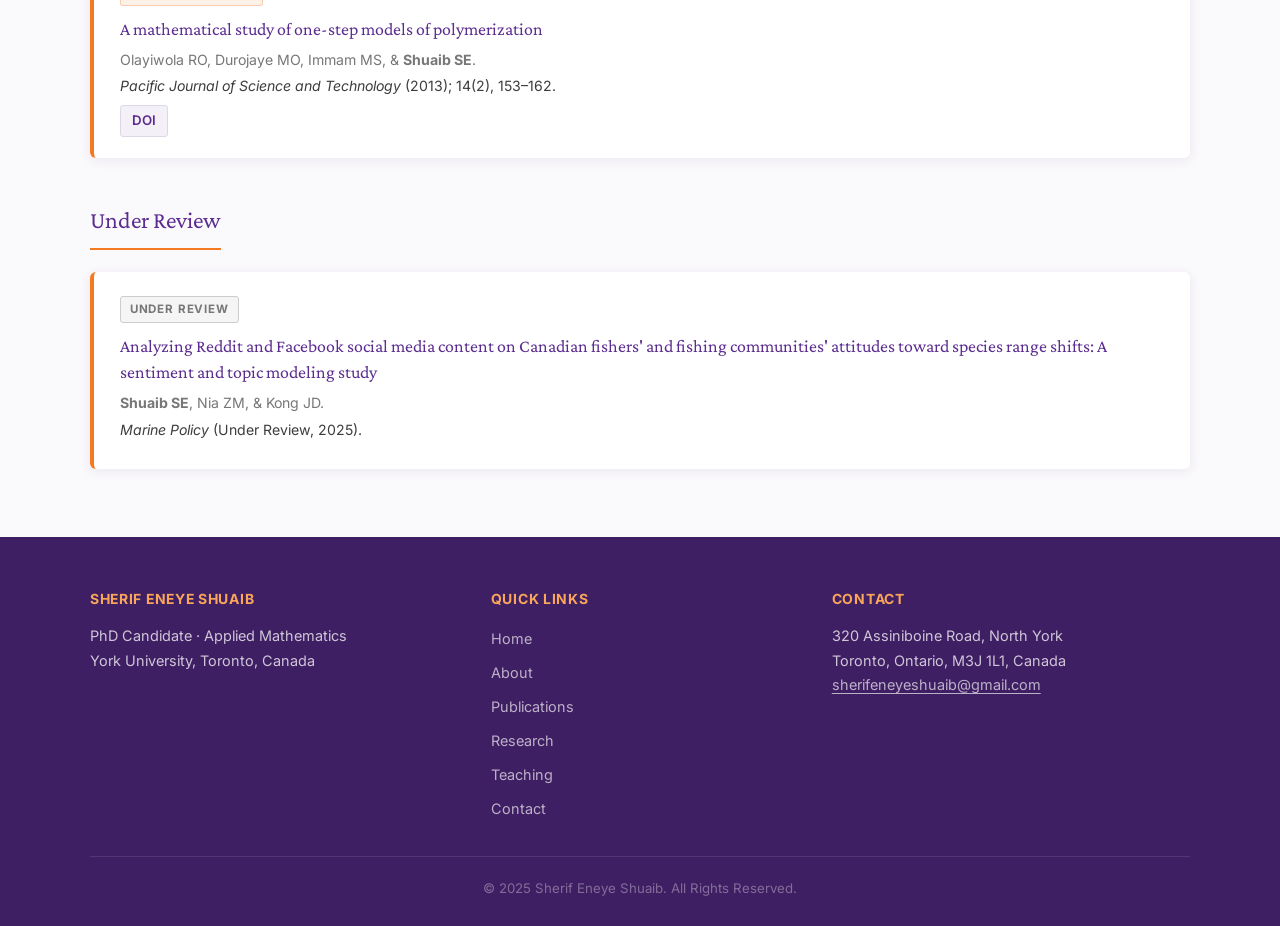
<file: publications.html>
<!DOCTYPE html>
<html lang="en">
<head>
  <meta charset="UTF-8" />
  <meta name="viewport" content="width=device-width, initial-scale=1.0" />
  <title>Publications — Sherif Eneye Shuaib</title>
  <link rel="preconnect" href="https://fonts.googleapis.com">
  <link href="https://fonts.googleapis.com/css2?family=Crimson+Pro:ital,wght@0,300;0,400;0,600;1,400&family=Inter:wght@400;500;600&display=swap" rel="stylesheet">
  <link rel="stylesheet" href="style.css" />
</head>
<body>

  <div class="wu-stripe"></div>

  <header class="site-header">
    <div class="nav-inner">
      <a href="index.html" class="site-logo">
        <span class="logo-name">Sherif Eneye Shuaib</span>
        <span class="logo-sub">Applied Mathematics · Data Science</span>
      </a>
      <nav>
        <ul>
          <li><a href="index.html">Home</a></li>
          <li><a href="about.html">About</a></li>
          <li><a href="publications.html" class="active">Publications</a></li>
          <li><a href="research.html">Research</a></li>
          <li><a href="teaching.html">Teaching</a></li>
          <li><a href="contact.html">Contact</a></li>
        </ul>
      </nav>
    </div>
  </header>

  <section class="page-hero">
    <div class="section-inner">
      <h1>Publications</h1>
      <p class="page-hero-sub">Citations: 176 &nbsp;·&nbsp; h-index: 5 &nbsp;·&nbsp; i10-index: 3 &nbsp;·&nbsp; <a href="https://scholar.google.com/citations?hl=en&user=ZMl4wygAAAAJ" target="_blank" style="color:rgba(255,255,255,0.7);">Google Scholar ↗</a></p>
    </div>
  </section>

  <section class="section">
    <div class="section-inner pubs-layout">

      <div class="pubs-year-group">
        <h2 class="year-label">Refereed Journal Publications</h2>
        <ul class="pub-list-full">

          <li class="pub-item-full">
            <span class="pub-badge q2">Journal Article · Q2</span>
            <p class="pub-title-full">Mathematical modeling of breastfeeding's protective effects against HFMD in northern Thailand</p>
            <p class="pub-authors-full"><strong>Shuaib SE</strong>, Chesu I, Intarasit A, Riyapan P.</p>
            <p class="pub-venue"><em>Journal of Mathematics and Computer Science</em> (2026); 41(1):114–131.</p>
            <div class="pub-links"><a href="#">DOI</a></div>
          </li>

          <li class="pub-item-full">
            <span class="pub-badge q2">Journal Article · Q2</span>
            <p class="pub-title-full">Forecasting the monkeypox outbreak using limited data: A case study of Thailand</p>
            <p class="pub-authors-full"><strong>Shuaib SE</strong>, Muangprathub J, Intarasit A, & Riyapan P.</p>
            <p class="pub-venue"><em>Interdisciplinary Perspectives on Infectious Diseases</em> (2025); 2025(1), 7199833.</p>
            <div class="pub-links"><a href="#">DOI</a></div>
          </li>

          <li class="pub-item-full">
            <span class="pub-badge">Journal Article · Q3</span>
            <p class="pub-title-full">Feature selection to predict COVID-19 new patients in the four southern border provinces of Thailand</p>
            <p class="pub-authors-full">Photphanloet C, <strong>Shuaib SE</strong>, Ritraksa S, & Riyapan P.</p>
            <p class="pub-venue"><em>Bulletin of Electrical Engineering and Informatics</em> (2025); 14(6), 4834–4847.</p>
            <div class="pub-links"><a href="#">DOI</a></div>
          </li>

          <li class="pub-item-full">
            <span class="pub-badge q1">Journal Article · Q1</span>
            <p class="pub-title-full">Formal concept views for explainable boosting: A lattice-theoretic framework for Extreme Gradient Boosting and Gradient Boosting Models</p>
            <p class="pub-authors-full"><strong>Shuaib SE</strong>, Riyapan P, & Muangprathub J.</p>
            <p class="pub-venue"><em>Intelligent Systems with Applications</em> (2025); 200569.</p>
            <div class="pub-links"><a href="#">DOI</a></div>
          </li>

          <li class="pub-item-full">
            <span class="pub-badge q1">Journal Article · Q1</span>
            <p class="pub-title-full">A mechanistic stage-structured model for estimating maturation, mortality, and recruitment parameters of three economically significant fish species in Canadian waters</p>
            <p class="pub-authors-full"><strong>Shuaib SE</strong>, Rutayisire G, Han Q, Veprauskas A, & Kong JD.</p>
            <p class="pub-venue"><em>Ecological Modelling</em> (2025); 510, 111331.</p>
            <div class="pub-links"><a href="#">DOI</a></div>
          </li>

          <li class="pub-item-full">
            <span class="pub-badge q1">Journal Article · Q1</span>
            <p class="pub-title-full">COVID-19 vaccine timing and co-administration with influenza vaccines in Canada: A systematic review with comparative insights from G7 countries</p>
            <p class="pub-authors-full">Al hashimi F, <strong>Shuaib SE</strong>, Bragazzi NL, Chen S, and Wu J.</p>
            <p class="pub-venue"><em>Vaccines</em> (2025); 13(7), p.670.</p>
            <div class="pub-links"><a href="#">DOI</a></div>
          </li>

          <li class="pub-item-full">
            <span class="pub-badge">Journal Article · Q3</span>
            <p class="pub-title-full">Predictions of oil volume in palm fruit and estimates of their ripeness: A comparative study of machine learning algorithms</p>
            <p class="pub-authors-full"><strong>Shuaib SE</strong>, Riyapan P, Jumrat S, Pianroj Y, & Muangprathub J.</p>
            <p class="pub-venue"><em>Acta Agrobotanica</em> (2024); 77.</p>
            <div class="pub-links"><a href="#">DOI</a></div>
          </li>

          <li class="pub-item-full">
            <span class="pub-badge q1">Journal Article · Q1</span>
            <p class="pub-title-full">Predicting adaptations of fish and fishing communities to rapid climate velocities in Canadian waters: A systematic review</p>
            <p class="pub-authors-full">Fatima N, <strong>Shuaib SE</strong>, & Kong JD.</p>
            <p class="pub-venue"><em>Environmental Advances</em> (2023); 100452.</p>
            <div class="pub-links"><a href="#">DOI</a></div>
          </li>

          <li class="pub-item-full">
            <span class="pub-badge q2">Journal Article · Q2</span>
            <p class="pub-title-full">Mathematical modeling to study the interactions of two risk populations in COVID-19 spread in Thailand</p>
            <p class="pub-authors-full">Ritraksa S, Photphanloet C, <strong>Shuaib SE</strong>, Intarasit A, & Riyapan P.</p>
            <p class="pub-venue"><em>AIMS Mathematics</em> (2023); 8, 2044–2061.</p>
            <div class="pub-links"><a href="#">DOI</a></div>
          </li>

          <li class="pub-item-full">
            <span class="pub-badge q2">Journal Article · Q2</span>
            <p class="pub-title-full">A mathematical model of COVID-19 pandemic: A case study of Bangkok, Thailand</p>
            <p class="pub-authors-full">Riyapan P, <strong>Shuaib SE</strong>, and Intarasit A.</p>
            <p class="pub-venue"><em>Computational and Mathematical Methods in Medicine</em> (2021); 2021(1), p.6664483.</p>
            <div class="pub-links"><a href="#">DOI</a></div>
          </li>

          <li class="pub-item-full">
            <span class="pub-badge q2">Journal Article · Q2</span>
            <p class="pub-title-full">Applications of the Differential Transformation Method and Multi-Step Differential Transformation Method to solve a Rotavirus Epidemic Model</p>
            <p class="pub-authors-full">Riyapan P, <strong>Shuaib SE</strong>, Intarasit A, Chuarkham K.</p>
            <p class="pub-venue"><em>Mathematics and Statistics</em> (2021); 9(1), 71–80.</p>
            <div class="pub-links"><a href="#">DOI</a></div>
          </li>

          <li class="pub-item-full">
            <span class="pub-badge">Journal Article · Q3</span>
            <p class="pub-title-full">A mathematical model to study the effects of breastfeeding and vaccination on rotavirus epidemics</p>
            <p class="pub-authors-full"><strong>Shuaib SE</strong>, & Riyapan P.</p>
            <p class="pub-venue"><em>Journal of Mathematical and Fundamental Sciences</em> (2020); 52(1), 43–65.</p>
            <div class="pub-links"><a href="#">DOI</a></div>
          </li>

          <li class="pub-item-full">
            <span class="pub-badge">Journal Article</span>
            <p class="pub-title-full">A mathematical study of one-step models of polymerization</p>
            <p class="pub-authors-full">Olayiwola RO, Durojaye MO, Immam MS, & <strong>Shuaib SE</strong>.</p>
            <p class="pub-venue"><em>Pacific Journal of Science and Technology</em> (2013); 14(2), 153–162.</p>
            <div class="pub-links"><a href="#">DOI</a></div>
          </li>

        </ul>
      </div>

      <div class="pubs-year-group">
        <h2 class="year-label">Under Review</h2>
        <ul class="pub-list-full">
          <li class="pub-item-full">
            <span class="pub-badge review">Under Review</span>
            <p class="pub-title-full">Analyzing Reddit and Facebook social media content on Canadian fishers' and fishing communities' attitudes toward species range shifts: A sentiment and topic modeling study</p>
            <p class="pub-authors-full"><strong>Shuaib SE</strong>, Nia ZM, & Kong JD.</p>
            <p class="pub-venue"><em>Marine Policy</em> (Under Review, 2025).</p>
          </li>
        </ul>
      </div>

    </div>
  </section>

  <footer class="site-footer">
    <div class="footer-inner">
      <div class="footer-col">
        <strong>Sherif Eneye Shuaib</strong>
        <p>PhD Candidate · Applied Mathematics<br>York University, Toronto, Canada</p>
      </div>
      <div class="footer-col">
        <strong>Quick Links</strong>
        <ul>
          <li><a href="index.html">Home</a></li>
          <li><a href="about.html">About</a></li>
          <li><a href="publications.html">Publications</a></li>
          <li><a href="research.html">Research</a></li>
          <li><a href="teaching.html">Teaching</a></li>
          <li><a href="contact.html">Contact</a></li>
        </ul>
      </div>
      <div class="footer-col">
        <strong>Contact</strong>
        <p>320 Assiniboine Road, North York<br>Toronto, Ontario, M3J 1L1, Canada</p>
        <p><a href="mailto:sherifeneyeshuaib@gmail.com" style="color:rgba(255,255,255,0.65);">sherifeneyeshuaib@gmail.com</a></p>
      </div>
    </div>
    <div class="footer-copy">© 2025 Sherif Eneye Shuaib. All Rights Reserved.</div>
  </footer>

</body>
</html>
</file>
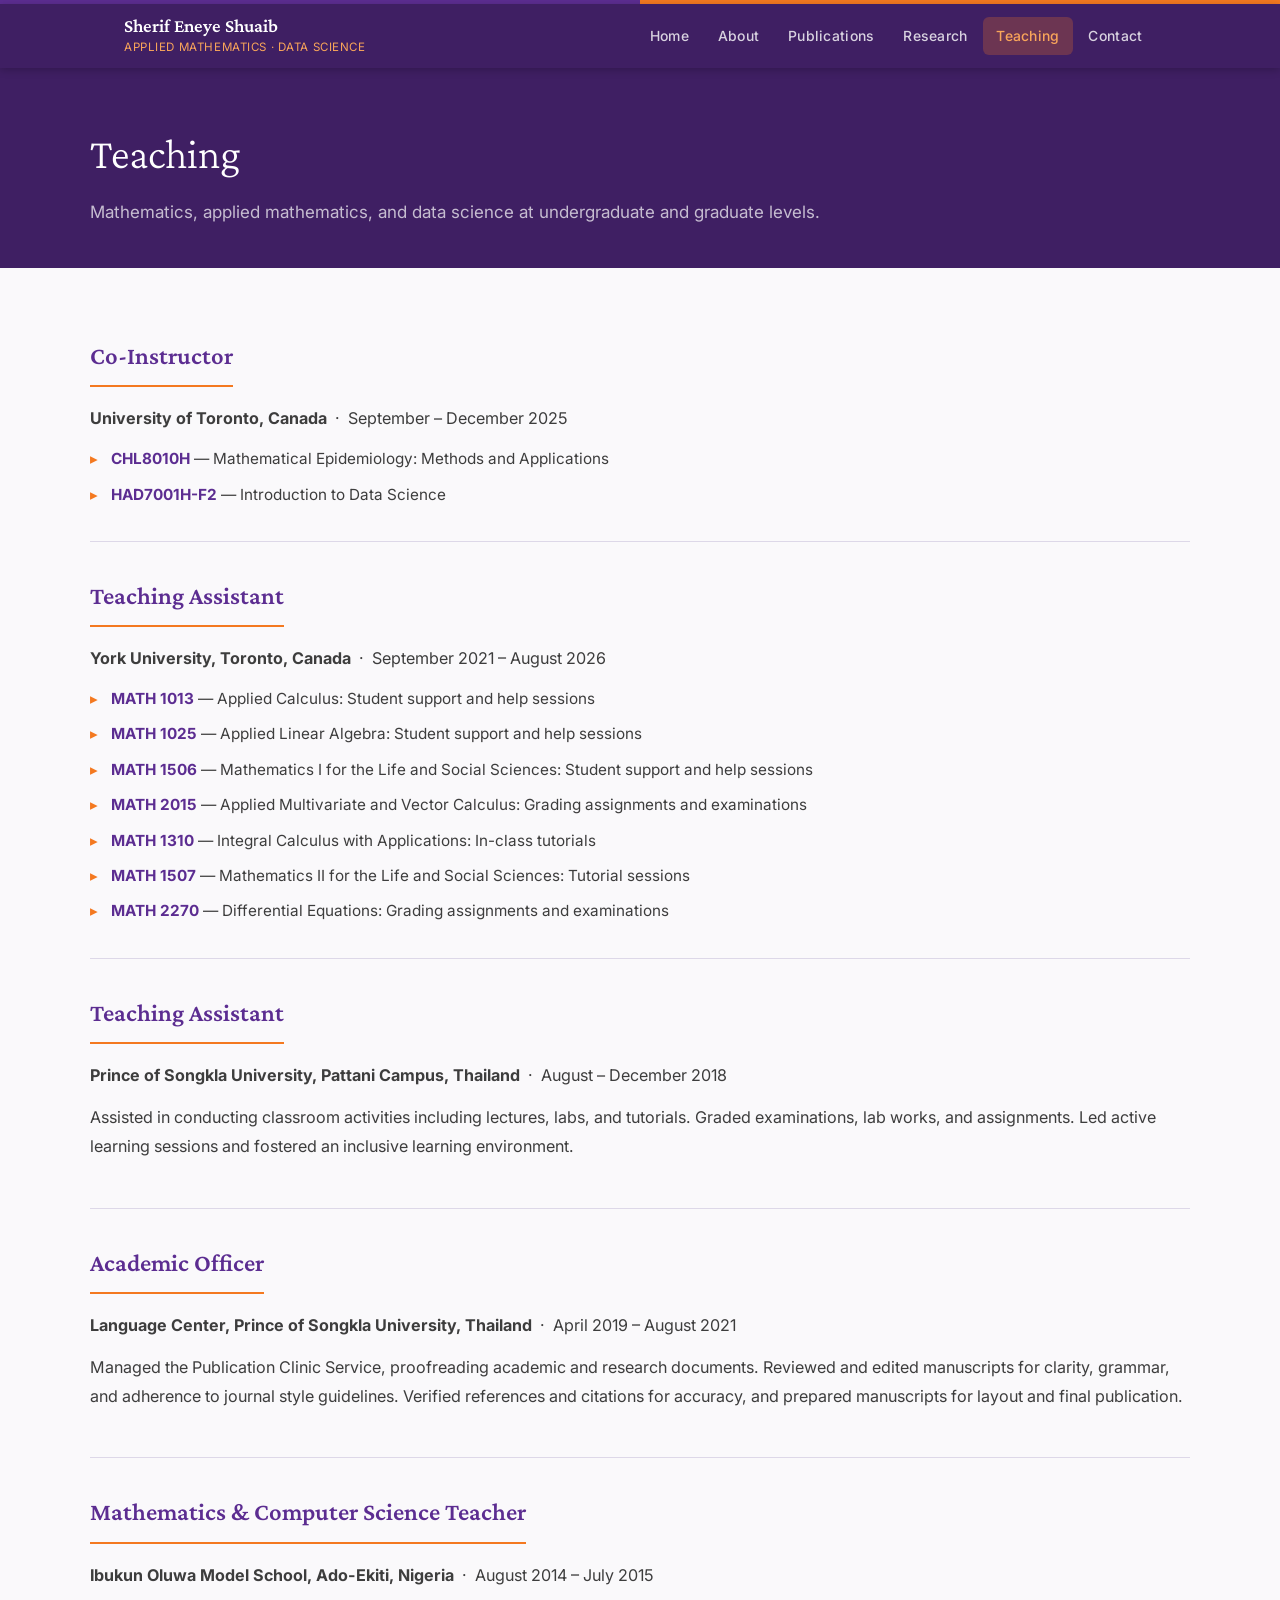
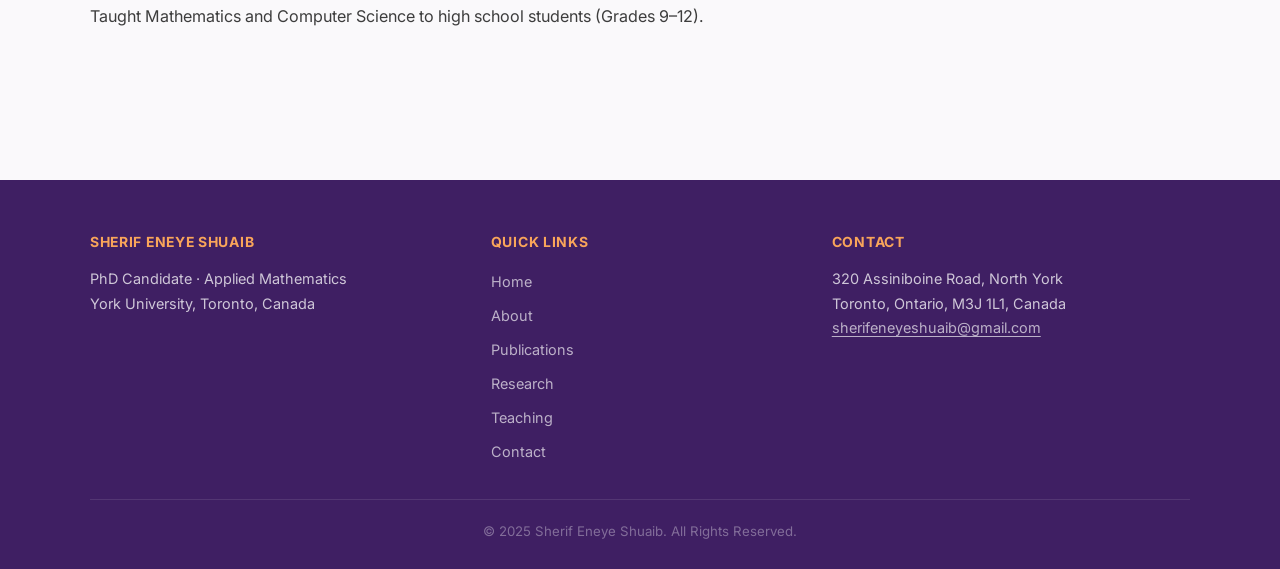
<file: teaching.html>
<!DOCTYPE html>
<html lang="en">
<head>
  <meta charset="UTF-8" />
  <meta name="viewport" content="width=device-width, initial-scale=1.0" />
  <title>Teaching — Sherif Eneye Shuaib</title>
  <link rel="preconnect" href="https://fonts.googleapis.com">
  <link href="https://fonts.googleapis.com/css2?family=Crimson+Pro:ital,wght@0,300;0,400;0,600;1,400&family=Inter:wght@400;500;600&display=swap" rel="stylesheet">
  <link rel="stylesheet" href="style.css" />
</head>
<body>

  <div class="wu-stripe"></div>

  <header class="site-header">
    <div class="nav-inner">
      <a href="index.html" class="site-logo">
        <span class="logo-name">Sherif Eneye Shuaib</span>
        <span class="logo-sub">Applied Mathematics · Data Science</span>
      </a>
      <nav>
        <ul>
          <li><a href="index.html">Home</a></li>
          <li><a href="about.html">About</a></li>
          <li><a href="publications.html">Publications</a></li>
          <li><a href="research.html">Research</a></li>
          <li><a href="teaching.html" class="active">Teaching</a></li>
          <li><a href="contact.html">Contact</a></li>
        </ul>
      </nav>
    </div>
  </header>

  <section class="page-hero">
    <div class="section-inner">
      <h1>Teaching</h1>
      <p class="page-hero-sub">Mathematics, applied mathematics, and data science at undergraduate and graduate levels.</p>
    </div>
  </section>

  <section class="section">
    <div class="section-inner">

      <div class="teaching-block">
        <h2>Co-Instructor</h2>
        <p><strong>University of Toronto, Canada</strong> &nbsp;·&nbsp; September – December 2025</p>
        <div class="course-list">
          <div class="course-item"><strong>CHL8010H</strong> — Mathematical Epidemiology: Methods and Applications</div>
          <div class="course-item"><strong>HAD7001H-F2</strong> — Introduction to Data Science</div>
        </div>
      </div>

      <div class="teaching-block">
        <h2>Teaching Assistant</h2>
        <p><strong>York University, Toronto, Canada</strong> &nbsp;·&nbsp; September 2021 – August 2026</p>
        <div class="course-list">
          <div class="course-item"><strong>MATH 1013</strong> — Applied Calculus: Student support and help sessions</div>
          <div class="course-item"><strong>MATH 1025</strong> — Applied Linear Algebra: Student support and help sessions</div>
          <div class="course-item"><strong>MATH 1506</strong> — Mathematics I for the Life and Social Sciences: Student support and help sessions</div>
          <div class="course-item"><strong>MATH 2015</strong> — Applied Multivariate and Vector Calculus: Grading assignments and examinations</div>
          <div class="course-item"><strong>MATH 1310</strong> — Integral Calculus with Applications: In-class tutorials</div>
          <div class="course-item"><strong>MATH 1507</strong> — Mathematics II for the Life and Social Sciences: Tutorial sessions</div>
          <div class="course-item"><strong>MATH 2270</strong> — Differential Equations: Grading assignments and examinations</div>
        </div>
      </div>

      <div class="teaching-block">
        <h2>Teaching Assistant</h2>
        <p><strong>Prince of Songkla University, Pattani Campus, Thailand</strong> &nbsp;·&nbsp; August – December 2018</p>
        <p>Assisted in conducting classroom activities including lectures, labs, and tutorials. Graded examinations, lab works, and assignments. Led active learning sessions and fostered an inclusive learning environment.</p>
      </div>

      <div class="teaching-block">
        <h2>Academic Officer</h2>
        <p><strong>Language Center, Prince of Songkla University, Thailand</strong> &nbsp;·&nbsp; April 2019 – August 2021</p>
        <p>Managed the Publication Clinic Service, proofreading academic and research documents. Reviewed and edited manuscripts for clarity, grammar, and adherence to journal style guidelines. Verified references and citations for accuracy, and prepared manuscripts for layout and final publication.</p>
      </div>

      <div class="teaching-block">
        <h2>Mathematics & Computer Science Teacher</h2>
        <p><strong>Ibukun Oluwa Model School, Ado-Ekiti, Nigeria</strong> &nbsp;·&nbsp; August 2014 – July 2015</p>
        <p>Taught Mathematics and Computer Science to high school students (Grades 9–12).</p>
      </div>

    </div>
  </section>

  <footer class="site-footer">
    <div class="footer-inner">
      <div class="footer-col">
        <strong>Sherif Eneye Shuaib</strong>
        <p>PhD Candidate · Applied Mathematics<br>York University, Toronto, Canada</p>
      </div>
      <div class="footer-col">
        <strong>Quick Links</strong>
        <ul>
          <li><a href="index.html">Home</a></li>
          <li><a href="about.html">About</a></li>
          <li><a href="publications.html">Publications</a></li>
          <li><a href="research.html">Research</a></li>
          <li><a href="teaching.html">Teaching</a></li>
          <li><a href="contact.html">Contact</a></li>
        </ul>
      </div>
      <div class="footer-col">
        <strong>Contact</strong>
        <p>320 Assiniboine Road, North York<br>Toronto, Ontario, M3J 1L1, Canada</p>
        <p><a href="mailto:sherifeneyeshuaib@gmail.com" style="color:rgba(255,255,255,0.65);">sherifeneyeshuaib@gmail.com</a></p>
      </div>
    </div>
    <div class="footer-copy">© 2025 Sherif Eneye Shuaib. All Rights Reserved.</div>
  </footer>

</body>
</html>
</file>
<file: style.css>
/* ============================================
   SHERIF ENEYE SHUAIB — Personal Academic Site
   Colors: Walailak University (Purple + Orange)
   Purple: #5c2d91 / Orange: #f47920
   ============================================ */

:root {
  --c-purple:     #5c2d91;
  --c-purple-mid: #6e3aaa;
  --c-purple-dk:  #3f1f63;
  --c-orange:     #f47920;
  --c-orange-lt:  #f9a55a;
  --c-bg:         #faf9fb;
  --c-bg-subtle:  #f3f0f7;
  --c-text:       #1a1a1a;
  --c-text-mid:   #3d3d3d;
  --c-muted:      #777;
  --c-border:     #ddd8e8;
  --c-white:      #ffffff;

  --font-serif: 'Crimson Pro', Georgia, serif;
  --font-sans:  'Inter', system-ui, sans-serif;

  --radius: 6px;
  --shadow: 0 2px 12px rgba(92,45,145,0.09);
}

/* ---- RESET ---- */
*, *::before, *::after { box-sizing: border-box; margin: 0; padding: 0; }
html { font-size: 17px; scroll-behavior: smooth; }
body { font-family: var(--font-sans); background: var(--c-bg); color: var(--c-text); line-height: 1.65; }
a { color: var(--c-purple); text-decoration: underline; text-underline-offset: 3px; }
a:hover { color: var(--c-orange); }
img { max-width: 100%; display: block; }
ul { list-style: none; }

/* ---- NAV ---- */
.site-header {
  background: var(--c-purple-dk);
  position: sticky;
  top: 0;
  z-index: 100;
  box-shadow: 0 2px 8px rgba(0,0,0,0.22);
}
.nav-inner {
  max-width: 1100px;
  margin: 0 auto;
  padding: 0 2rem;
  display: flex;
  align-items: center;
  justify-content: space-between;
  height: 64px;
}
.site-logo {
  text-decoration: none;
  display: flex;
  flex-direction: column;
  gap: 1px;
}
.logo-name {
  font-family: var(--font-serif);
  font-size: 1.1rem;
  font-weight: 600;
  color: var(--c-white);
  line-height: 1.2;
}
.logo-sub {
  font-size: 0.68rem;
  color: var(--c-orange-lt);
  letter-spacing: 0.05em;
  text-transform: uppercase;
}
nav ul { display: flex; gap: 0.1rem; }
nav ul li a {
  display: block;
  padding: 0.45rem 0.8rem;
  font-size: 0.82rem;
  font-weight: 500;
  color: rgba(255,255,255,0.8);
  text-decoration: none;
  border-radius: var(--radius);
  letter-spacing: 0.02em;
  transition: background 0.15s, color 0.15s;
}
nav ul li a:hover,
nav ul li a.active {
  background: rgba(244,121,32,0.25);
  color: var(--c-orange-lt);
}

/* ---- HERO ---- */
.hero {
  background: linear-gradient(135deg, var(--c-purple-dk) 0%, var(--c-purple) 55%, var(--c-purple-mid) 100%);
  padding: 5rem 2rem 4rem;
  color: var(--c-white);
}
.hero-inner {
  max-width: 1100px;
  margin: 0 auto;
  display: grid;
  grid-template-columns: 1fr auto;
  gap: 4rem;
  align-items: center;
}
.hero-eyebrow {
  font-size: 0.78rem;
  font-weight: 600;
  letter-spacing: 0.1em;
  text-transform: uppercase;
  color: var(--c-orange-lt);
  margin-bottom: 0.75rem;
}
.hero h1 {
  font-family: var(--font-serif);
  font-size: 2.9rem;
  font-weight: 300;
  line-height: 1.15;
  margin-bottom: 1.25rem;
  color: var(--c-white);
}
.hero-desc {
  font-size: 1rem;
  color: rgba(255,255,255,0.82);
  max-width: 520px;
  line-height: 1.75;
  margin-bottom: 2rem;
}
.hero-links { display: flex; gap: 0.85rem; flex-wrap: wrap; margin-bottom: 1.5rem; }
.btn-primary {
  display: inline-block;
  background: var(--c-orange);
  color: var(--c-white);
  font-weight: 600;
  font-size: 0.85rem;
  padding: 0.65rem 1.4rem;
  border-radius: var(--radius);
  text-decoration: none;
  letter-spacing: 0.02em;
  transition: background 0.15s;
}
.btn-primary:hover { background: var(--c-orange-lt); color: var(--c-white); }
.btn-outline {
  display: inline-block;
  border: 1.5px solid rgba(244,121,32,0.6);
  color: var(--c-orange-lt);
  font-weight: 500;
  font-size: 0.85rem;
  padding: 0.62rem 1.35rem;
  border-radius: var(--radius);
  text-decoration: none;
  transition: border-color 0.15s, color 0.15s;
}
.btn-outline:hover { border-color: var(--c-orange-lt); color: var(--c-white); }
.hero-social { display: flex; gap: 1rem; font-size: 0.82rem; }
.hero-social a { color: rgba(255,255,255,0.6); text-decoration: none; transition: color 0.15s; }
.hero-social a:hover { color: var(--c-orange-lt); }

/* Photo */
.hero-photo { display: flex; flex-direction: column; align-items: center; gap: 1rem; }
.photo-frame {
  width: 200px; height: 200px;
  border-radius: 50%;
  border: 3px solid var(--c-orange);
  overflow: hidden;
  background: var(--c-purple-mid);
  display: flex;
  align-items: center;
  justify-content: center;
  position: relative;
}
.photo-frame img { width: 100%; height: 100%; object-fit: cover; }
.photo-initials {
  position: absolute;
  font-family: var(--font-serif);
  font-size: 2.5rem;
  font-weight: 600;
  color: var(--c-orange-lt);
  pointer-events: none;
}
.photo-frame.photo-placeholder .photo-initials { display: flex; }
.photo-frame:not(.photo-placeholder) .photo-initials { display: none; }
.affil-badges { display: flex; flex-direction: column; align-items: center; gap: 0.4rem; }
.affil-badges span {
  background: rgba(255,255,255,0.1);
  color: rgba(255,255,255,0.8);
  font-size: 0.72rem;
  padding: 0.25rem 0.75rem;
  border-radius: 20px;
  border: 1px solid rgba(255,255,255,0.15);
}

/* ---- SECTIONS ---- */
.section { padding: 4rem 2rem; }
.bg-subtle { background: var(--c-bg-subtle); }
.section-inner { max-width: 1100px; margin: 0 auto; }
.section-title {
  font-family: var(--font-serif);
  font-size: 1.9rem;
  font-weight: 400;
  color: var(--c-purple);
  margin-bottom: 2rem;
  padding-bottom: 0.75rem;
  border-bottom: 2px solid var(--c-orange);
  display: inline-block;
}

/* ---- CARDS ---- */
.cards { display: grid; grid-template-columns: repeat(auto-fit, minmax(230px, 1fr)); gap: 1.5rem; }
.card {
  background: var(--c-white);
  border-radius: var(--radius);
  padding: 1.75rem 1.5rem;
  box-shadow: var(--shadow);
  border-top: 3px solid var(--c-orange);
}
.card-icon { font-size: 1.5rem; margin-bottom: 0.75rem; }
.card h3 { font-family: var(--font-serif); font-size: 1.05rem; font-weight: 600; color: var(--c-purple); margin-bottom: 0.6rem; }
.card p { font-size: 0.88rem; color: var(--c-text-mid); line-height: 1.65; }

/* ---- PUB LIST (homepage preview) ---- */
.pub-list { display: flex; flex-direction: column; gap: 1.25rem; }
.pub-item { padding-bottom: 1.25rem; border-bottom: 1px solid var(--c-border); }
.pub-journal {
  display: inline-block;
  font-size: 0.72rem; font-weight: 600;
  letter-spacing: 0.06em; text-transform: uppercase;
  color: var(--c-orange); margin-bottom: 0.3rem;
}
.pub-title { font-family: var(--font-serif); font-size: 1.05rem; color: var(--c-purple); margin-bottom: 0.2rem; }
.pub-authors { font-size: 0.83rem; color: var(--c-muted); }

/* ---- NEWS ---- */
.news-grid { display: grid; grid-template-columns: repeat(auto-fit, minmax(260px, 1fr)); gap: 1.25rem; }
.news-item { background: var(--c-white); border-radius: var(--radius); padding: 1.25rem 1.5rem; box-shadow: var(--shadow); }
.news-date { display: block; font-size: 0.75rem; font-weight: 600; letter-spacing: 0.06em; text-transform: uppercase; color: var(--c-orange); margin-bottom: 0.5rem; }
.news-item p { font-size: 0.9rem; line-height: 1.65; color: var(--c-text-mid); }

/* ---- PAGE HERO (inner pages) ---- */
.page-hero { background: var(--c-purple-dk); color: var(--c-white); padding: 3rem 2rem 2.5rem; }
.page-hero h1 { font-family: var(--font-serif); font-size: 2.5rem; font-weight: 300; color: var(--c-white); margin-bottom: 0.5rem; }
.page-hero-sub { color: rgba(255,255,255,0.7); font-size: 1rem; }

/* ---- ABOUT LAYOUT ---- */
.about-layout { display: grid; grid-template-columns: 280px 1fr; gap: 3rem; align-items: start; }
.about-sidebar {
  background: var(--c-white);
  border-radius: var(--radius);
  padding: 2rem 1.5rem;
  box-shadow: var(--shadow);
  position: sticky; top: 80px;
}
.sidebar-photo { display: flex; justify-content: center; margin-bottom: 1.25rem; }
.sidebar-photo .photo-frame { width: 140px; height: 140px; }
.sidebar-photo .photo-initials { font-size: 1.8rem; }
.sidebar-name { font-family: var(--font-serif); font-size: 1.1rem; font-weight: 600; color: var(--c-purple); text-align: center; margin-bottom: 0.2rem; }
.sidebar-role { font-size: 0.82rem; color: var(--c-orange); font-weight: 600; text-align: center; text-transform: uppercase; letter-spacing: 0.04em; margin-bottom: 0.2rem; }
.sidebar-dept, .sidebar-inst { font-size: 0.82rem; color: var(--c-muted); text-align: center; line-height: 1.4; }
.sidebar-links { display: flex; justify-content: center; gap: 0.75rem; margin: 1rem 0; flex-wrap: wrap; }
.sidebar-links a {
  font-size: 0.78rem; font-weight: 600;
  color: var(--c-purple);
  background: var(--c-bg-subtle);
  padding: 0.3rem 0.7rem;
  border-radius: 20px;
  text-decoration: none;
  border: 1px solid var(--c-border);
  transition: background 0.15s;
}
.sidebar-links a:hover { background: var(--c-orange); color: var(--c-white); border-color: var(--c-orange); }
.sidebar-affiliations { border-top: 1px solid var(--c-border); padding-top: 1rem; margin-top: 0.5rem; }
.sidebar-affiliations strong { font-size: 0.75rem; text-transform: uppercase; letter-spacing: 0.06em; color: var(--c-muted); display: block; margin-bottom: 0.5rem; }
.sidebar-affiliations li { font-size: 0.83rem; color: var(--c-text-mid); padding: 0.25rem 0; border-bottom: 1px solid var(--c-bg-subtle); }

.about-main { display: flex; flex-direction: column; gap: 2.5rem; }
.about-block h2 {
  font-family: var(--font-serif); font-size: 1.45rem; font-weight: 600;
  color: var(--c-purple); margin-bottom: 1rem;
  padding-bottom: 0.5rem; border-bottom: 2px solid var(--c-orange); display: inline-block;
}
.about-block p { font-size: 0.95rem; color: var(--c-text-mid); line-height: 1.8; margin-bottom: 0.75rem; }

.interest-list { display: flex; flex-direction: column; gap: 0.4rem; }
.interest-list li { font-size: 0.92rem; color: var(--c-text-mid); padding-left: 1.25rem; position: relative; }
.interest-list li::before { content: "—"; position: absolute; left: 0; color: var(--c-orange); font-weight: 700; }

.edu-list { display: flex; flex-direction: column; gap: 1.25rem; }
.edu-item { display: grid; grid-template-columns: 120px 1fr; gap: 1rem; padding-bottom: 1.25rem; border-bottom: 1px solid var(--c-border); }
.edu-year { font-size: 0.8rem; font-weight: 600; color: var(--c-orange); letter-spacing: 0.04em; padding-top: 2px; }
.edu-detail { font-size: 0.9rem; line-height: 1.7; color: var(--c-text-mid); }
.edu-detail strong { color: var(--c-purple); }

.skills-grid { display: grid; grid-template-columns: repeat(auto-fit, minmax(200px, 1fr)); gap: 1rem; }
.skill-group { background: var(--c-bg-subtle); padding: 1rem 1.25rem; border-radius: var(--radius); border-left: 3px solid var(--c-orange); }
.skill-group strong { font-size: 0.75rem; text-transform: uppercase; letter-spacing: 0.06em; color: var(--c-purple); display: block; margin-bottom: 0.4rem; }
.skill-group p { font-size: 0.83rem; color: var(--c-text-mid); line-height: 1.6; }

.award-list { display: flex; flex-direction: column; gap: 0.5rem; }
.award-list li { font-size: 0.92rem; color: var(--c-text-mid); padding-left: 1.25rem; position: relative; }
.award-list li::before { content: "★"; position: absolute; left: 0; color: var(--c-orange); font-size: 0.7rem; top: 4px; }

/* ---- PUBLICATIONS FULL ---- */
.pubs-layout { display: flex; flex-direction: column; gap: 2.5rem; }
.year-label {
  font-family: var(--font-serif); font-size: 1.4rem; font-weight: 400;
  color: var(--c-purple); margin-bottom: 1.25rem;
  padding-bottom: 0.5rem; border-bottom: 2px solid var(--c-orange); display: inline-block;
}
.pub-list-full { display: flex; flex-direction: column; gap: 1.25rem; }
.pub-item-full {
  background: var(--c-white); border-radius: var(--radius);
  padding: 1.25rem 1.5rem; box-shadow: var(--shadow);
  border-left: 4px solid var(--c-orange);
}
.pub-badge {
  display: inline-block; font-size: 0.68rem; font-weight: 700;
  letter-spacing: 0.07em; text-transform: uppercase;
  color: var(--c-orange); background: rgba(244,121,32,0.1);
  border: 1px solid rgba(244,121,32,0.3);
  padding: 0.15rem 0.55rem; border-radius: 3px; margin-bottom: 0.6rem;
}
.pub-badge.q1 { color: #6a2d9a; background: rgba(92,45,145,0.1); border-color: rgba(92,45,145,0.3); }
.pub-badge.q2 { color: #c75c00; background: rgba(244,121,32,0.1); border-color: rgba(244,121,32,0.3); }
.pub-badge.review { color: #777; background: rgba(0,0,0,0.04); border-color: #ccc; }
.pub-title-full { font-family: var(--font-serif); font-size: 1.05rem; color: var(--c-purple); margin-bottom: 0.3rem; line-height: 1.5; }
.pub-authors-full { font-size: 0.83rem; color: var(--c-muted); margin-bottom: 0.2rem; }
.pub-venue { font-size: 0.83rem; color: var(--c-text-mid); margin-bottom: 0.4rem; }
.pub-quartile { font-size: 0.75rem; font-weight: 700; color: var(--c-purple); letter-spacing: 0.04em; margin-bottom: 0.75rem; }
.pub-links { display: flex; gap: 0.75rem; }
.pub-links a {
  font-size: 0.78rem; font-weight: 600; color: var(--c-purple);
  background: var(--c-bg-subtle); padding: 0.25rem 0.65rem;
  border-radius: 3px; text-decoration: none; border: 1px solid var(--c-border);
  transition: background 0.15s;
}
.pub-links a:hover { background: var(--c-purple); color: var(--c-white); }

/* ---- RESEARCH ---- */
.research-block { padding-bottom: 2rem; margin-bottom: 2rem; border-bottom: 1px solid var(--c-border); }
.research-block:last-child { border-bottom: none; }
.research-block h2 {
  font-family: var(--font-serif); font-size: 1.45rem; font-weight: 600;
  color: var(--c-purple); margin-bottom: 1rem;
  padding-bottom: 0.5rem; border-bottom: 2px solid var(--c-orange); display: inline-block;
}
.research-block p { font-size: 0.95rem; color: var(--c-text-mid); line-height: 1.8; margin-bottom: 0.75rem; }
.affil-list { display: flex; flex-direction: column; gap: 0.5rem; }
.affil-list li { font-size: 0.92rem; color: var(--c-text-mid); padding-left: 1.25rem; position: relative; }
.affil-list li::before { content: "→"; position: absolute; left: 0; color: var(--c-orange); }

/* ---- TEACHING ---- */
.teaching-block { padding-bottom: 2rem; margin-bottom: 2rem; border-bottom: 1px solid var(--c-border); }
.teaching-block:last-child { border-bottom: none; }
.teaching-block h2 { font-family: var(--font-serif); font-size: 1.45rem; font-weight: 600; color: var(--c-purple); margin-bottom: 1rem; padding-bottom: 0.5rem; border-bottom: 2px solid var(--c-orange); display: inline-block; }
.teaching-block p { font-size: 0.95rem; color: var(--c-text-mid); line-height: 1.8; margin-bottom: 0.75rem; }
.course-list { display: flex; flex-direction: column; gap: 0.6rem; }
.course-item { font-size: 0.9rem; color: var(--c-text-mid); padding-left: 1.25rem; position: relative; }
.course-item::before { content: "▸"; position: absolute; left: 0; color: var(--c-orange); }
.course-item strong { color: var(--c-purple); }

/* ---- CONTACT ---- */
.contact-layout { display: grid; grid-template-columns: 1fr 280px; gap: 3rem; }
.contact-main h2 { font-family: var(--font-serif); font-size: 1.6rem; font-weight: 400; color: var(--c-purple); margin-bottom: 0.75rem; }
.contact-main > p { font-size: 0.95rem; color: var(--c-text-mid); line-height: 1.75; margin-bottom: 1.5rem; }
.contact-block { margin-bottom: 1.75rem; }
.contact-block h3 { font-size: 0.75rem; font-weight: 700; text-transform: uppercase; letter-spacing: 0.07em; color: var(--c-orange); margin-bottom: 0.5rem; }
.contact-block p { font-size: 0.9rem; color: var(--c-text-mid); line-height: 1.75; }
.contact-links { display: flex; flex-direction: column; gap: 0.4rem; }
.contact-links a { font-size: 0.9rem; color: var(--c-purple); }
.contact-side { background: var(--c-white); border-radius: var(--radius); padding: 1.5rem; box-shadow: var(--shadow); height: fit-content; }
.contact-side h3 { font-size: 0.75rem; font-weight: 700; text-transform: uppercase; letter-spacing: 0.07em; color: var(--c-muted); margin-bottom: 0.75rem; }

/* ---- FOOTER ---- */
.site-footer { background: var(--c-purple-dk); color: rgba(255,255,255,0.75); padding: 3rem 2rem 1.5rem; }
.footer-inner {
  max-width: 1100px; margin: 0 auto;
  display: grid; grid-template-columns: 1.2fr 1fr 1.2fr;
  gap: 2.5rem; padding-bottom: 2rem;
  border-bottom: 1px solid rgba(255,255,255,0.1);
}
.footer-col strong { display: block; color: var(--c-orange-lt); font-size: 0.82rem; letter-spacing: 0.05em; text-transform: uppercase; margin-bottom: 0.75rem; }
.footer-col p { font-size: 0.85rem; line-height: 1.7; }
.footer-col ul { display: flex; flex-direction: column; gap: 0.35rem; }
.footer-col ul li a { font-size: 0.85rem; color: rgba(255,255,255,0.65); text-decoration: none; }
.footer-col ul li a:hover { color: var(--c-orange-lt); }
.footer-copy { max-width: 1100px; margin: 1.25rem auto 0; font-size: 0.78rem; color: rgba(255,255,255,0.35); text-align: center; }

/* ---- WU COLOR STRIPE ---- */
.wu-stripe { height: 4px; background: linear-gradient(90deg, var(--c-purple) 50%, var(--c-orange) 50%); }

/* ---- RESPONSIVE ---- */
@media (max-width: 860px) {
  .hero-inner { grid-template-columns: 1fr; }
  .hero-photo { display: none; }
  .about-layout { grid-template-columns: 1fr; }
  .about-sidebar { position: static; }
  .footer-inner { grid-template-columns: 1fr 1fr; }
  .contact-layout { grid-template-columns: 1fr; }
}
@media (max-width: 620px) {
  html { font-size: 15px; }
  .nav-inner { flex-direction: column; height: auto; padding: 0.75rem 1rem; gap: 0.5rem; }
  nav ul { flex-wrap: wrap; justify-content: center; }
  .hero { padding: 3rem 1.25rem 2.5rem; }
  .hero h1 { font-size: 2rem; }
  .section { padding: 2.5rem 1.25rem; }
  .footer-inner { grid-template-columns: 1fr; }
  .edu-item { grid-template-columns: 1fr; }
}
</file>
